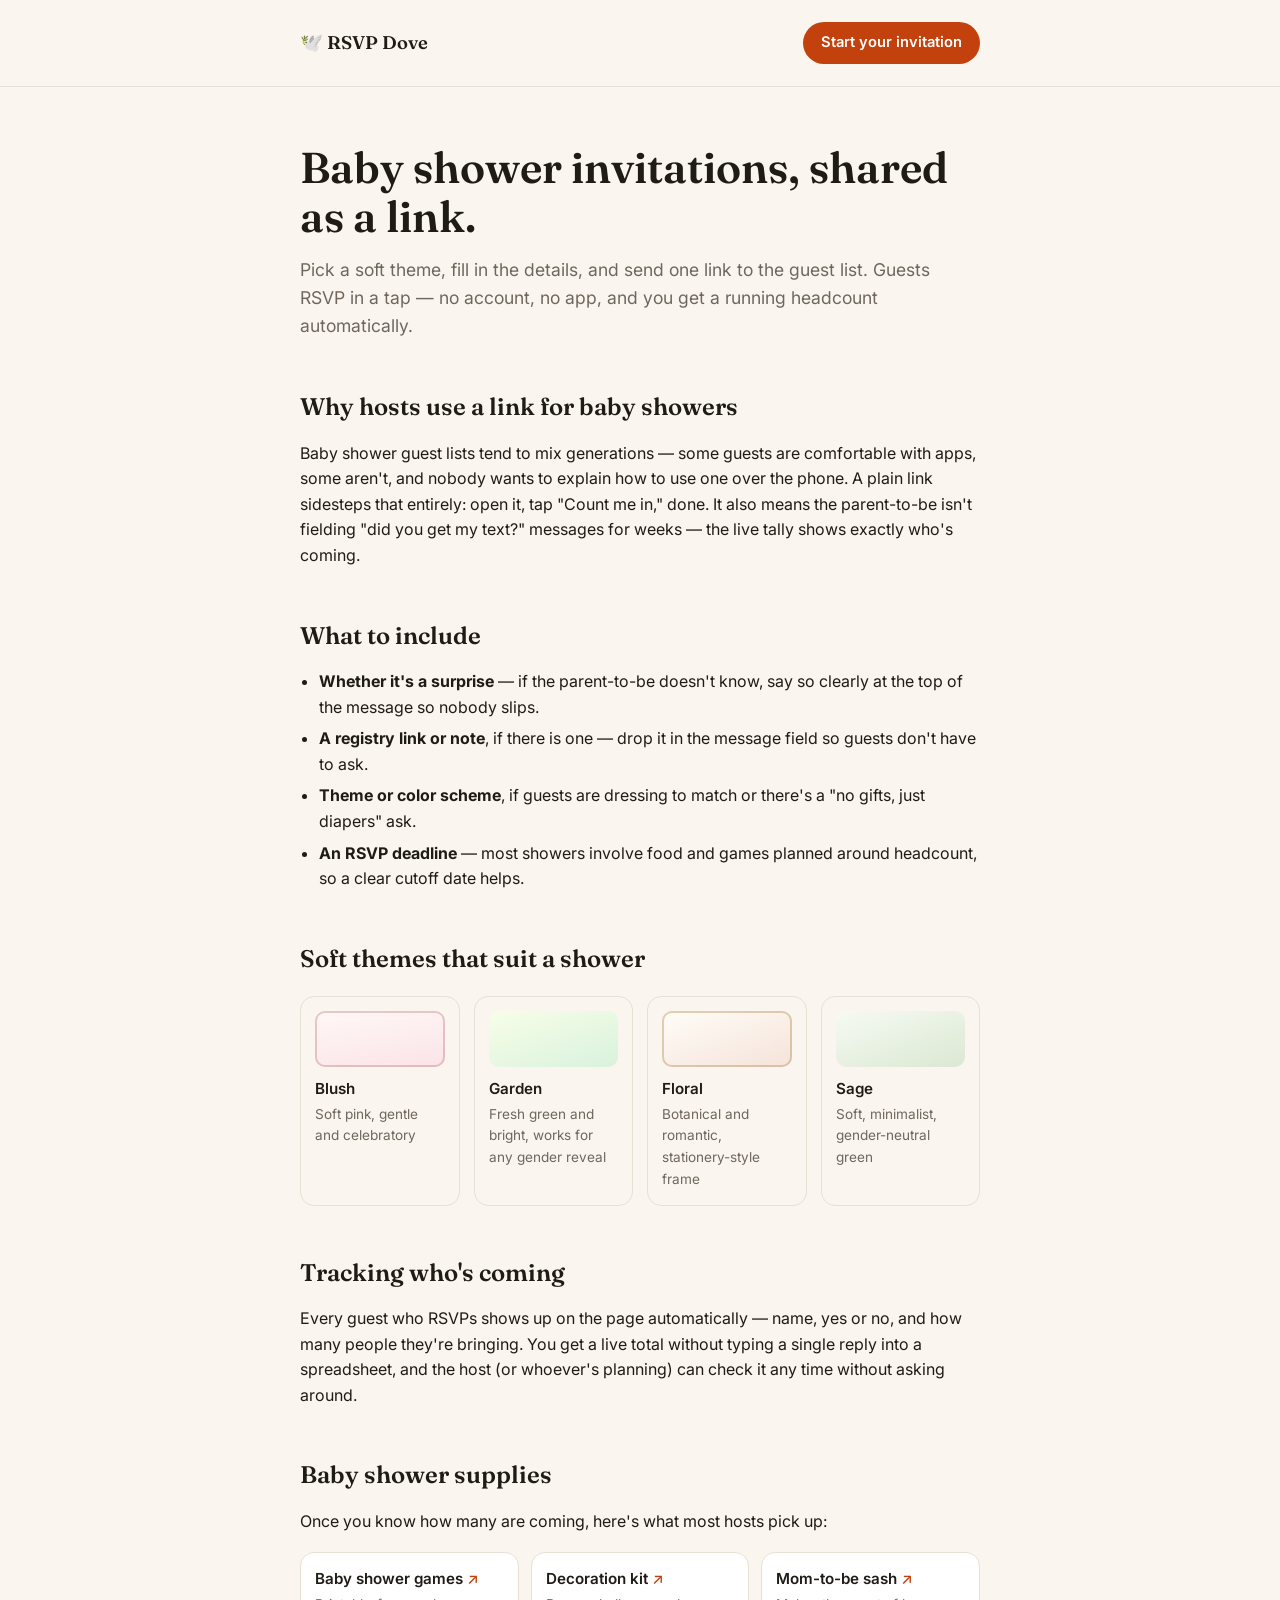
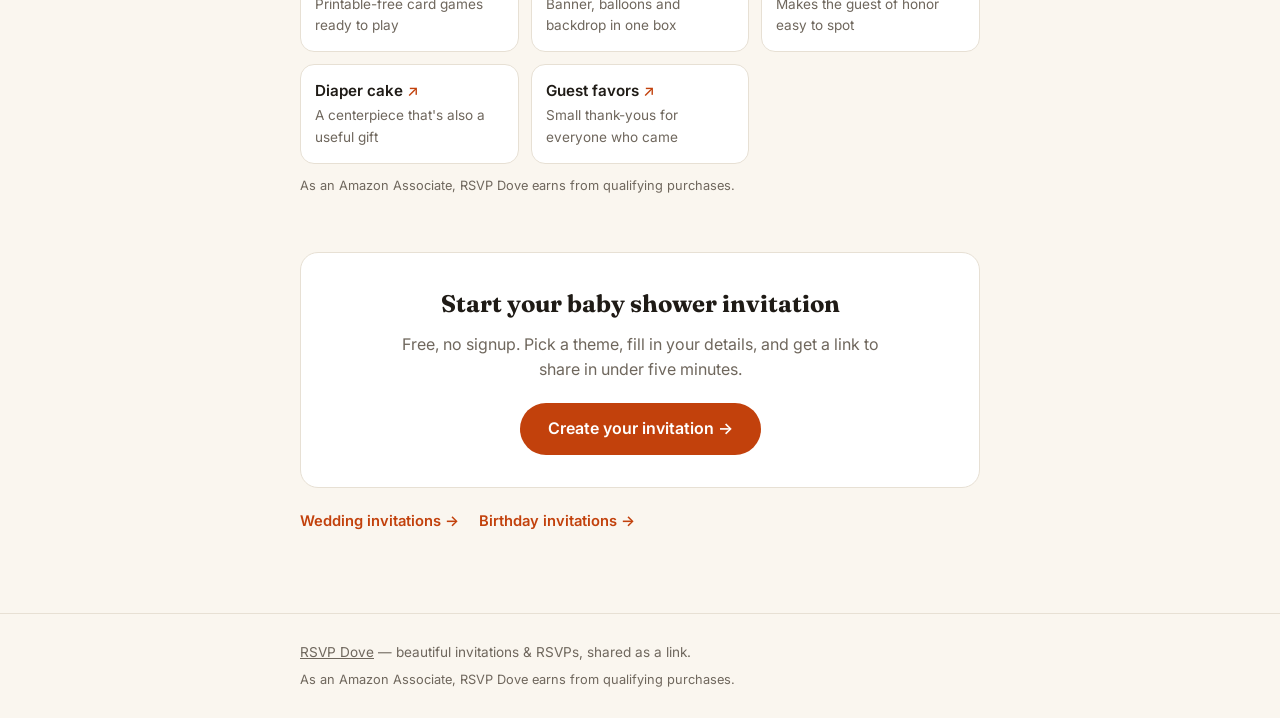
<file: baby-shower-invitations.html>
<!DOCTYPE html>
<html lang="en">
<head>
<meta charset="UTF-8">
<meta name="viewport" content="width=device-width, initial-scale=1.0">
<title>Baby Shower Invitations Online — Free, No Signup | RSVP Dove</title>
<meta name="description" content="Create a baby shower invitation and share it as one link — guests RSVP without creating an account. Free, with live RSVP tracking.">
<link rel="canonical" href="https://rsvpdove.com/baby-shower-invitations">
<link rel="icon" href="data:image/svg+xml,%3Csvg xmlns='http://www.w3.org/2000/svg' viewBox='0 0 100 100'%3E%3Crect width='100' height='100' rx='20' fill='%23c2410c'/%3E%3Ctext x='50' y='68' font-size='58' text-anchor='middle' fill='%23faf6ef'%3E%F0%9F%95%8A%EF%B8%8F%3C/text%3E%3C/svg%3E">
<link rel="apple-touch-icon" href="/imgs/icons/apple-touch-icon.png">

<meta property="og:type" content="website">
<meta property="og:url" content="https://rsvpdove.com/baby-shower-invitations">
<meta property="og:site_name" content="RSVP Dove">
<meta property="og:title" content="Baby Shower Invitations Online — Free, No Signup | RSVP Dove">
<meta property="og:description" content="Create a baby shower invitation and share it as one link — guests RSVP without creating an account.">
<meta property="og:image" content="https://rsvpdove.com/imgs/og-image.jpg">
<meta property="og:image:width" content="1200">
<meta property="og:image:height" content="630">
<meta name="twitter:card" content="summary_large_image">
<meta name="twitter:title" content="Baby Shower Invitations Online — Free, No Signup | RSVP Dove">
<meta name="twitter:description" content="Create a baby shower invitation and share it as one link — guests RSVP without creating an account.">
<meta name="twitter:image" content="https://rsvpdove.com/imgs/og-image.jpg">

<script type="application/ld+json">
{
  "@context": "https://schema.org",
  "@type": "WebPage",
  "name": "Baby Shower Invitations Online",
  "url": "https://rsvpdove.com/baby-shower-invitations",
  "description": "Create a baby shower invitation and share it as one link — guests RSVP without creating an account.",
  "isPartOf": { "@type": "WebSite", "name": "RSVP Dove", "url": "https://rsvpdove.com/" }
}
</script>

<link rel="preconnect" href="https://fonts.googleapis.com">
<link rel="preconnect" href="https://fonts.gstatic.com" crossorigin>
<link href="https://fonts.googleapis.com/css2?family=Fraunces:ital,opsz,wght@0,9..144,400;0,9..144,600;0,9..144,700;1,9..144,500&family=Inter:wght@400;500;600;700&display=swap" rel="stylesheet">
<link rel="stylesheet" href="landing.css">
</head>
<body>

<header class="site-nav">
  <div class="wrap">
    <a class="logo-link" href="/">🕊️ RSVP Dove</a>
    <a class="nav-cta" href="/?theme=blush">Start your invitation</a>
  </div>
</header>

<main>
  <div class="wrap">

    <div class="hero">
      <h1>Baby shower invitations, shared as a link.</h1>
      <p class="lede">Pick a soft theme, fill in the details, and send one link to the guest list. Guests RSVP in a tap — no account, no app, and you get a running headcount automatically.</p>
    </div>

    <section>
      <h2>Why hosts use a link for baby showers</h2>
      <p>Baby shower guest lists tend to mix generations — some guests are comfortable with apps, some aren't, and nobody wants to explain how to use one over the phone. A plain link sidesteps that entirely: open it, tap "Count me in," done. It also means the parent-to-be isn't fielding "did you get my text?" messages for weeks — the live tally shows exactly who's coming.</p>
    </section>

    <section>
      <h2>What to include</h2>
      <ul>
        <li><strong>Whether it's a surprise</strong> — if the parent-to-be doesn't know, say so clearly at the top of the message so nobody slips.</li>
        <li><strong>A registry link or note</strong>, if there is one — drop it in the message field so guests don't have to ask.</li>
        <li><strong>Theme or color scheme</strong>, if guests are dressing to match or there's a "no gifts, just diapers" ask.</li>
        <li><strong>An RSVP deadline</strong> — most showers involve food and games planned around headcount, so a clear cutoff date helps.</li>
      </ul>
    </section>

    <section>
      <h2>Soft themes that suit a shower</h2>
      <div class="theme-grid">
        <a class="theme-card" href="/?theme=blush">
          <div class="swatch" style="background:linear-gradient(170deg,#fff8f6,#fbe3e7);box-shadow:inset 0 0 0 2px rgba(183,110,121,.35)"></div>
          <div class="name">Blush</div>
          <div class="blurb">Soft pink, gentle and celebratory</div>
        </a>
        <a class="theme-card" href="/?theme=garden">
          <div class="swatch" style="background:linear-gradient(160deg,#f7fee7,#d9f2dd)"></div>
          <div class="name">Garden</div>
          <div class="blurb">Fresh green and bright, works for any gender reveal</div>
        </a>
        <a class="theme-card" href="/?theme=floral">
          <div class="swatch" style="background:linear-gradient(160deg,#fffdf7,#f5e3da);box-shadow:inset 0 0 0 2px rgba(176,141,79,.4)"></div>
          <div class="name">Floral</div>
          <div class="blurb">Botanical and romantic, stationery-style frame</div>
        </a>
        <a class="theme-card" href="/?theme=sage">
          <div class="swatch" style="background:linear-gradient(160deg,#f6faf3,#dbe8d2)"></div>
          <div class="name">Sage</div>
          <div class="blurb">Soft, minimalist, gender-neutral green</div>
        </a>
      </div>
    </section>

    <section>
      <h2>Tracking who's coming</h2>
      <p>Every guest who RSVPs shows up on the page automatically — name, yes or no, and how many people they're bringing. You get a live total without typing a single reply into a spreadsheet, and the host (or whoever's planning) can check it any time without asking around.</p>
    </section>

    <section>
      <h2>Baby shower supplies</h2>
      <p>Once you know how many are coming, here's what most hosts pick up:</p>
      <div class="shop-grid">
        <a class="shop-card" href="https://www.amazon.com/s?k=baby+shower+games&amp;tag=rsvpdove-20" target="_blank" rel="sponsored nofollow noopener">
          <div class="name">Baby shower games</div>
          <div class="blurb">Printable-free card games ready to play</div>
        </a>
        <a class="shop-card" href="https://www.amazon.com/s?k=baby+shower+decorations&amp;tag=rsvpdove-20" target="_blank" rel="sponsored nofollow noopener">
          <div class="name">Decoration kit</div>
          <div class="blurb">Banner, balloons and backdrop in one box</div>
        </a>
        <a class="shop-card" href="https://www.amazon.com/s?k=mom+to+be+sash&amp;tag=rsvpdove-20" target="_blank" rel="sponsored nofollow noopener">
          <div class="name">Mom-to-be sash</div>
          <div class="blurb">Makes the guest of honor easy to spot</div>
        </a>
        <a class="shop-card" href="https://www.amazon.com/s?k=diaper+cake&amp;tag=rsvpdove-20" target="_blank" rel="sponsored nofollow noopener">
          <div class="name">Diaper cake</div>
          <div class="blurb">A centerpiece that's also a useful gift</div>
        </a>
        <a class="shop-card" href="https://www.amazon.com/s?k=baby+shower+favors&amp;tag=rsvpdove-20" target="_blank" rel="sponsored nofollow noopener">
          <div class="name">Guest favors</div>
          <div class="blurb">Small thank-yous for everyone who came</div>
        </a>
      </div>
      <p class="disclosure">As an Amazon Associate, RSVP Dove earns from qualifying purchases.</p>
    </section>

    <div class="cta-band">
      <h2 class="serif">Start your baby shower invitation</h2>
      <p>Free, no signup. Pick a theme, fill in your details, and get a link to share in under five minutes.</p>
      <a class="btn-primary" href="/?theme=blush">Create your invitation →</a>
    </div>

    <div class="related">
      <a href="/wedding-invitations">Wedding invitations →</a>
      <a href="/birthday-invitations">Birthday invitations →</a>
    </div>

  </div>
</main>

<footer class="site-foot">
  <div class="wrap">
    <a href="/">RSVP Dove</a> — beautiful invitations &amp; RSVPs, shared as a link.
    <div class="foot-disclosure">As an Amazon Associate, RSVP Dove earns from qualifying purchases.</div>
  </div>
</footer>

</body>
</html>
</file>
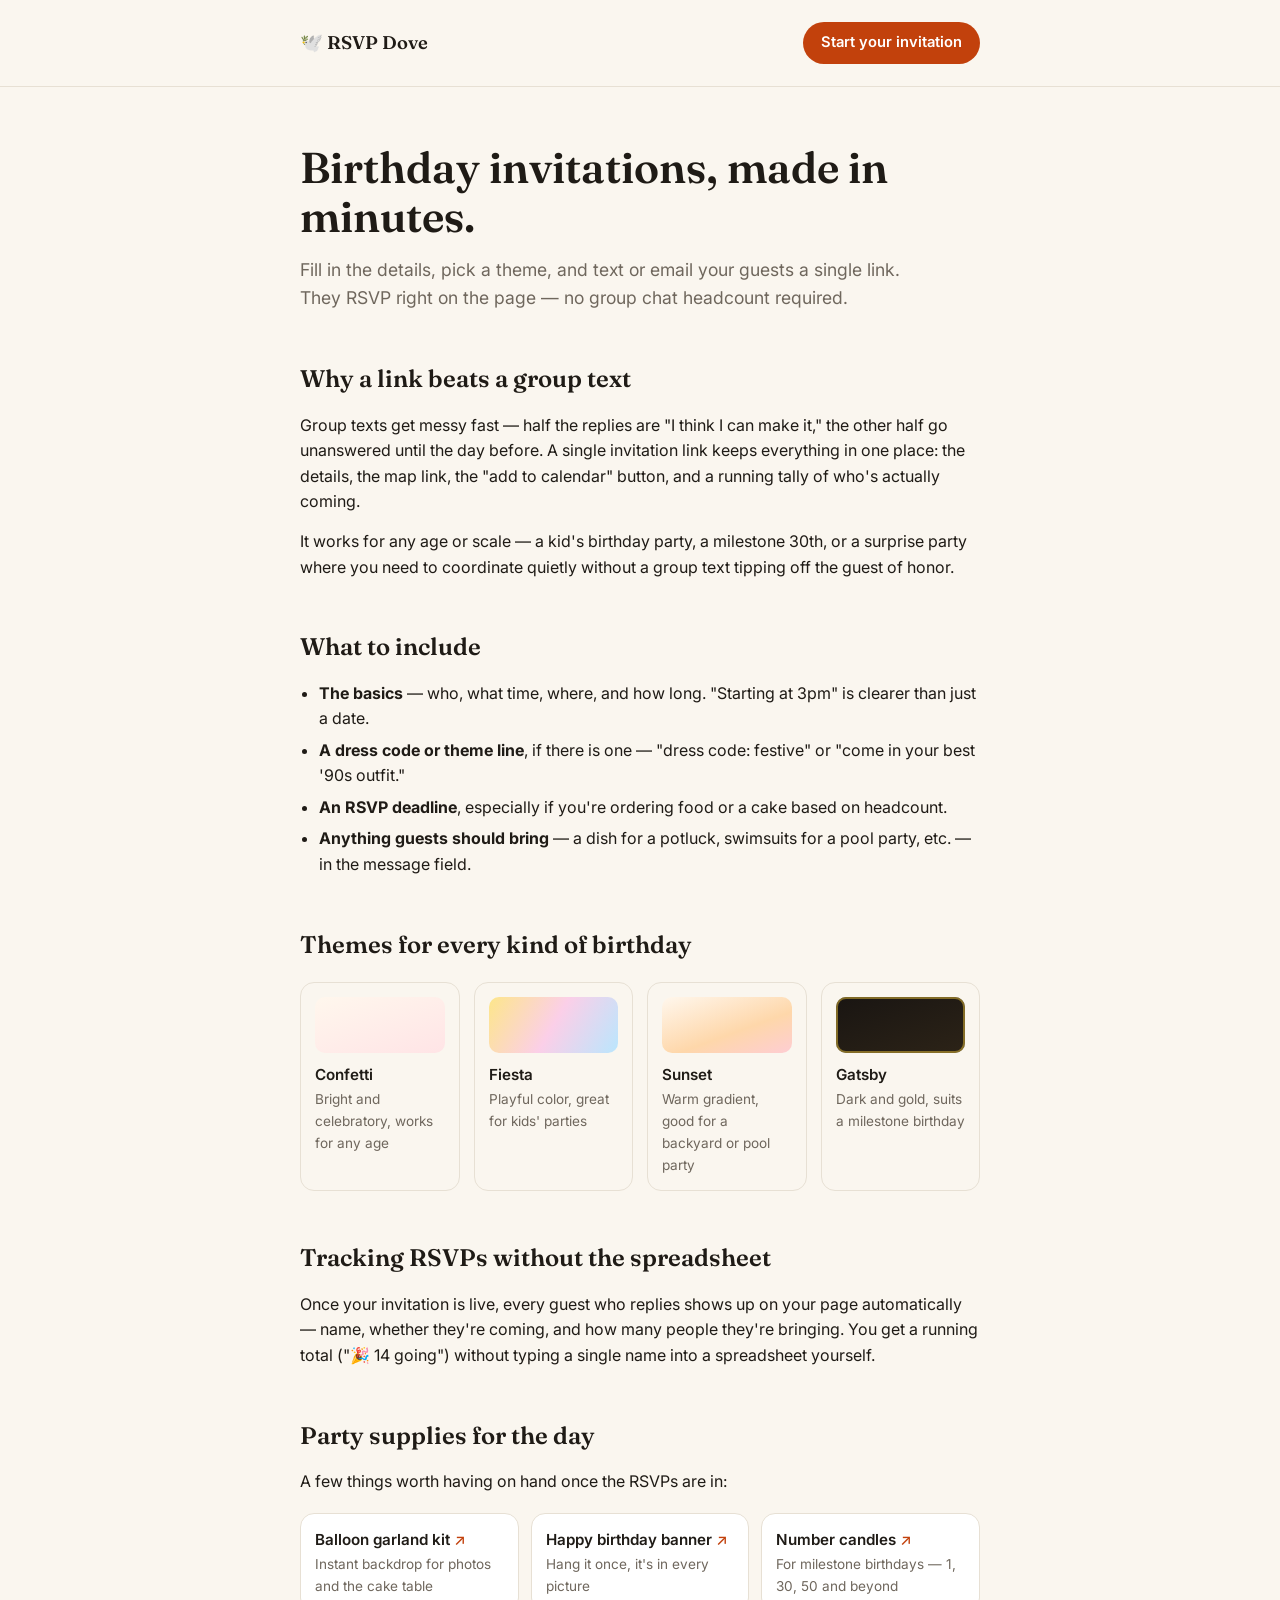
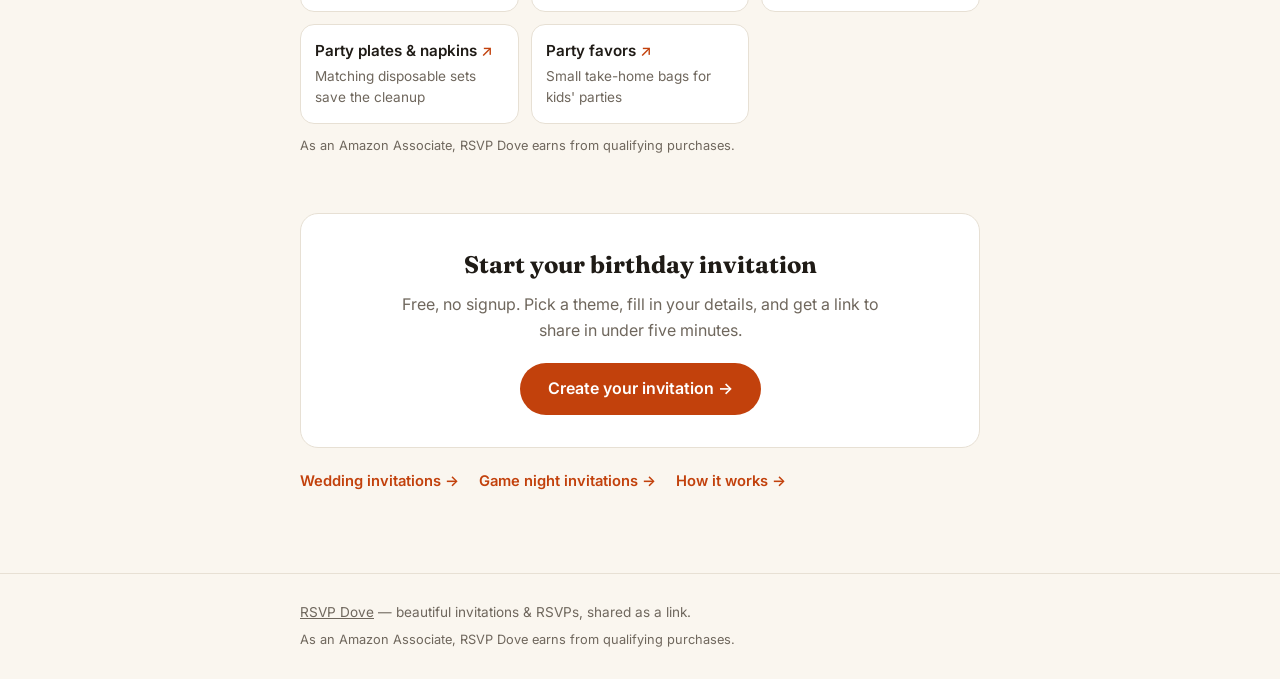
<file: birthday-invitations.html>
<!DOCTYPE html>
<html lang="en">
<head>
<meta charset="UTF-8">
<meta name="viewport" content="width=device-width, initial-scale=1.0">
<title>Free Birthday Invitation Maker — Share as a Link | RSVP Dove</title>
<meta name="description" content="Make a birthday invitation and share it as a single link — text it or email it, no app or signup needed. Live RSVP tracking included, free.">
<link rel="canonical" href="https://rsvpdove.com/birthday-invitations">
<link rel="icon" href="data:image/svg+xml,%3Csvg xmlns='http://www.w3.org/2000/svg' viewBox='0 0 100 100'%3E%3Crect width='100' height='100' rx='20' fill='%23c2410c'/%3E%3Ctext x='50' y='68' font-size='58' text-anchor='middle' fill='%23faf6ef'%3E%F0%9F%95%8A%EF%B8%8F%3C/text%3E%3C/svg%3E">
<link rel="apple-touch-icon" href="/imgs/icons/apple-touch-icon.png">

<meta property="og:type" content="website">
<meta property="og:url" content="https://rsvpdove.com/birthday-invitations">
<meta property="og:site_name" content="RSVP Dove">
<meta property="og:title" content="Free Birthday Invitation Maker — Share as a Link | RSVP Dove">
<meta property="og:description" content="Make a birthday invitation and share it as a single link — text it or email it, no app or signup needed.">
<meta property="og:image" content="https://rsvpdove.com/imgs/og-image.jpg">
<meta property="og:image:width" content="1200">
<meta property="og:image:height" content="630">
<meta name="twitter:card" content="summary_large_image">
<meta name="twitter:title" content="Free Birthday Invitation Maker — Share as a Link | RSVP Dove">
<meta name="twitter:description" content="Make a birthday invitation and share it as a single link — text it or email it, no app or signup needed.">
<meta name="twitter:image" content="https://rsvpdove.com/imgs/og-image.jpg">

<script type="application/ld+json">
{
  "@context": "https://schema.org",
  "@type": "WebPage",
  "name": "Free Birthday Invitation Maker",
  "url": "https://rsvpdove.com/birthday-invitations",
  "description": "Make a birthday invitation and share it as a single link — text it or email it, no app or signup needed.",
  "isPartOf": { "@type": "WebSite", "name": "RSVP Dove", "url": "https://rsvpdove.com/" }
}
</script>

<link rel="preconnect" href="https://fonts.googleapis.com">
<link rel="preconnect" href="https://fonts.gstatic.com" crossorigin>
<link href="https://fonts.googleapis.com/css2?family=Fraunces:ital,opsz,wght@0,9..144,400;0,9..144,600;0,9..144,700;1,9..144,500&family=Inter:wght@400;500;600;700&display=swap" rel="stylesheet">
<link rel="stylesheet" href="landing.css">
</head>
<body>

<header class="site-nav">
  <div class="wrap">
    <a class="logo-link" href="/">🕊️ RSVP Dove</a>
    <a class="nav-cta" href="/?theme=confetti">Start your invitation</a>
  </div>
</header>

<main>
  <div class="wrap">

    <div class="hero">
      <h1>Birthday invitations, made in minutes.</h1>
      <p class="lede">Fill in the details, pick a theme, and text or email your guests a single link. They RSVP right on the page — no group chat headcount required.</p>
    </div>

    <section>
      <h2>Why a link beats a group text</h2>
      <p>Group texts get messy fast — half the replies are "I think I can make it," the other half go unanswered until the day before. A single invitation link keeps everything in one place: the details, the map link, the "add to calendar" button, and a running tally of who's actually coming.</p>
      <p>It works for any age or scale — a kid's birthday party, a milestone 30th, or a surprise party where you need to coordinate quietly without a group text tipping off the guest of honor.</p>
    </section>

    <section>
      <h2>What to include</h2>
      <ul>
        <li><strong>The basics</strong> — who, what time, where, and how long. "Starting at 3pm" is clearer than just a date.</li>
        <li><strong>A dress code or theme line</strong>, if there is one — "dress code: festive" or "come in your best '90s outfit."</li>
        <li><strong>An RSVP deadline</strong>, especially if you're ordering food or a cake based on headcount.</li>
        <li><strong>Anything guests should bring</strong> — a dish for a potluck, swimsuits for a pool party, etc. — in the message field.</li>
      </ul>
    </section>

    <section>
      <h2>Themes for every kind of birthday</h2>
      <div class="theme-grid">
        <a class="theme-card" href="/?theme=confetti">
          <div class="swatch" style="background:linear-gradient(160deg,#fff7ed,#ffe4e6)"></div>
          <div class="name">Confetti</div>
          <div class="blurb">Bright and celebratory, works for any age</div>
        </a>
        <a class="theme-card" href="/?theme=fiesta">
          <div class="swatch" style="background:linear-gradient(120deg,#fde68a,#fbcfe8,#bae6fd)"></div>
          <div class="name">Fiesta</div>
          <div class="blurb">Playful color, great for kids' parties</div>
        </a>
        <a class="theme-card" href="/?theme=sunset">
          <div class="swatch" style="background:linear-gradient(160deg,#fff7ed,#fed7aa 60%,#fecdd3)"></div>
          <div class="name">Sunset</div>
          <div class="blurb">Warm gradient, good for a backyard or pool party</div>
        </a>
        <a class="theme-card" href="/?theme=gatsby">
          <div class="swatch" style="background:linear-gradient(160deg,#191512,#2c2317);box-shadow:inset 0 0 0 2px rgba(212,175,55,.55)"></div>
          <div class="name">Gatsby</div>
          <div class="blurb">Dark and gold, suits a milestone birthday</div>
        </a>
      </div>
    </section>

    <section>
      <h2>Tracking RSVPs without the spreadsheet</h2>
      <p>Once your invitation is live, every guest who replies shows up on your page automatically — name, whether they're coming, and how many people they're bringing. You get a running total ("🎉 14 going") without typing a single name into a spreadsheet yourself.</p>
    </section>

    <section>
      <h2>Party supplies for the day</h2>
      <p>A few things worth having on hand once the RSVPs are in:</p>
      <div class="shop-grid">
        <a class="shop-card" href="https://www.amazon.com/s?k=balloon+garland+kit&amp;tag=rsvpdove-20" target="_blank" rel="sponsored nofollow noopener">
          <div class="name">Balloon garland kit</div>
          <div class="blurb">Instant backdrop for photos and the cake table</div>
        </a>
        <a class="shop-card" href="https://www.amazon.com/s?k=happy+birthday+banner&amp;tag=rsvpdove-20" target="_blank" rel="sponsored nofollow noopener">
          <div class="name">Happy birthday banner</div>
          <div class="blurb">Hang it once, it's in every picture</div>
        </a>
        <a class="shop-card" href="https://www.amazon.com/s?k=number+birthday+candles&amp;tag=rsvpdove-20" target="_blank" rel="sponsored nofollow noopener">
          <div class="name">Number candles</div>
          <div class="blurb">For milestone birthdays — 1, 30, 50 and beyond</div>
        </a>
        <a class="shop-card" href="https://www.amazon.com/s?k=birthday+party+plates+and+napkins+set&amp;tag=rsvpdove-20" target="_blank" rel="sponsored nofollow noopener">
          <div class="name">Party plates &amp; napkins</div>
          <div class="blurb">Matching disposable sets save the cleanup</div>
        </a>
        <a class="shop-card" href="https://www.amazon.com/s?k=kids+party+favors&amp;tag=rsvpdove-20" target="_blank" rel="sponsored nofollow noopener">
          <div class="name">Party favors</div>
          <div class="blurb">Small take-home bags for kids' parties</div>
        </a>
      </div>
      <p class="disclosure">As an Amazon Associate, RSVP Dove earns from qualifying purchases.</p>
    </section>

    <div class="cta-band">
      <h2 class="serif">Start your birthday invitation</h2>
      <p>Free, no signup. Pick a theme, fill in your details, and get a link to share in under five minutes.</p>
      <a class="btn-primary" href="/?theme=confetti">Create your invitation →</a>
    </div>

    <div class="related">
      <a href="/wedding-invitations">Wedding invitations →</a>
      <a href="/game-night-invitations">Game night invitations →</a>
      <a href="/how-it-works">How it works →</a>
    </div>

  </div>
</main>

<footer class="site-foot">
  <div class="wrap">
    <a href="/">RSVP Dove</a> — beautiful invitations &amp; RSVPs, shared as a link.
    <div class="foot-disclosure">As an Amazon Associate, RSVP Dove earns from qualifying purchases.</div>
  </div>
</footer>

</body>
</html>
</file>
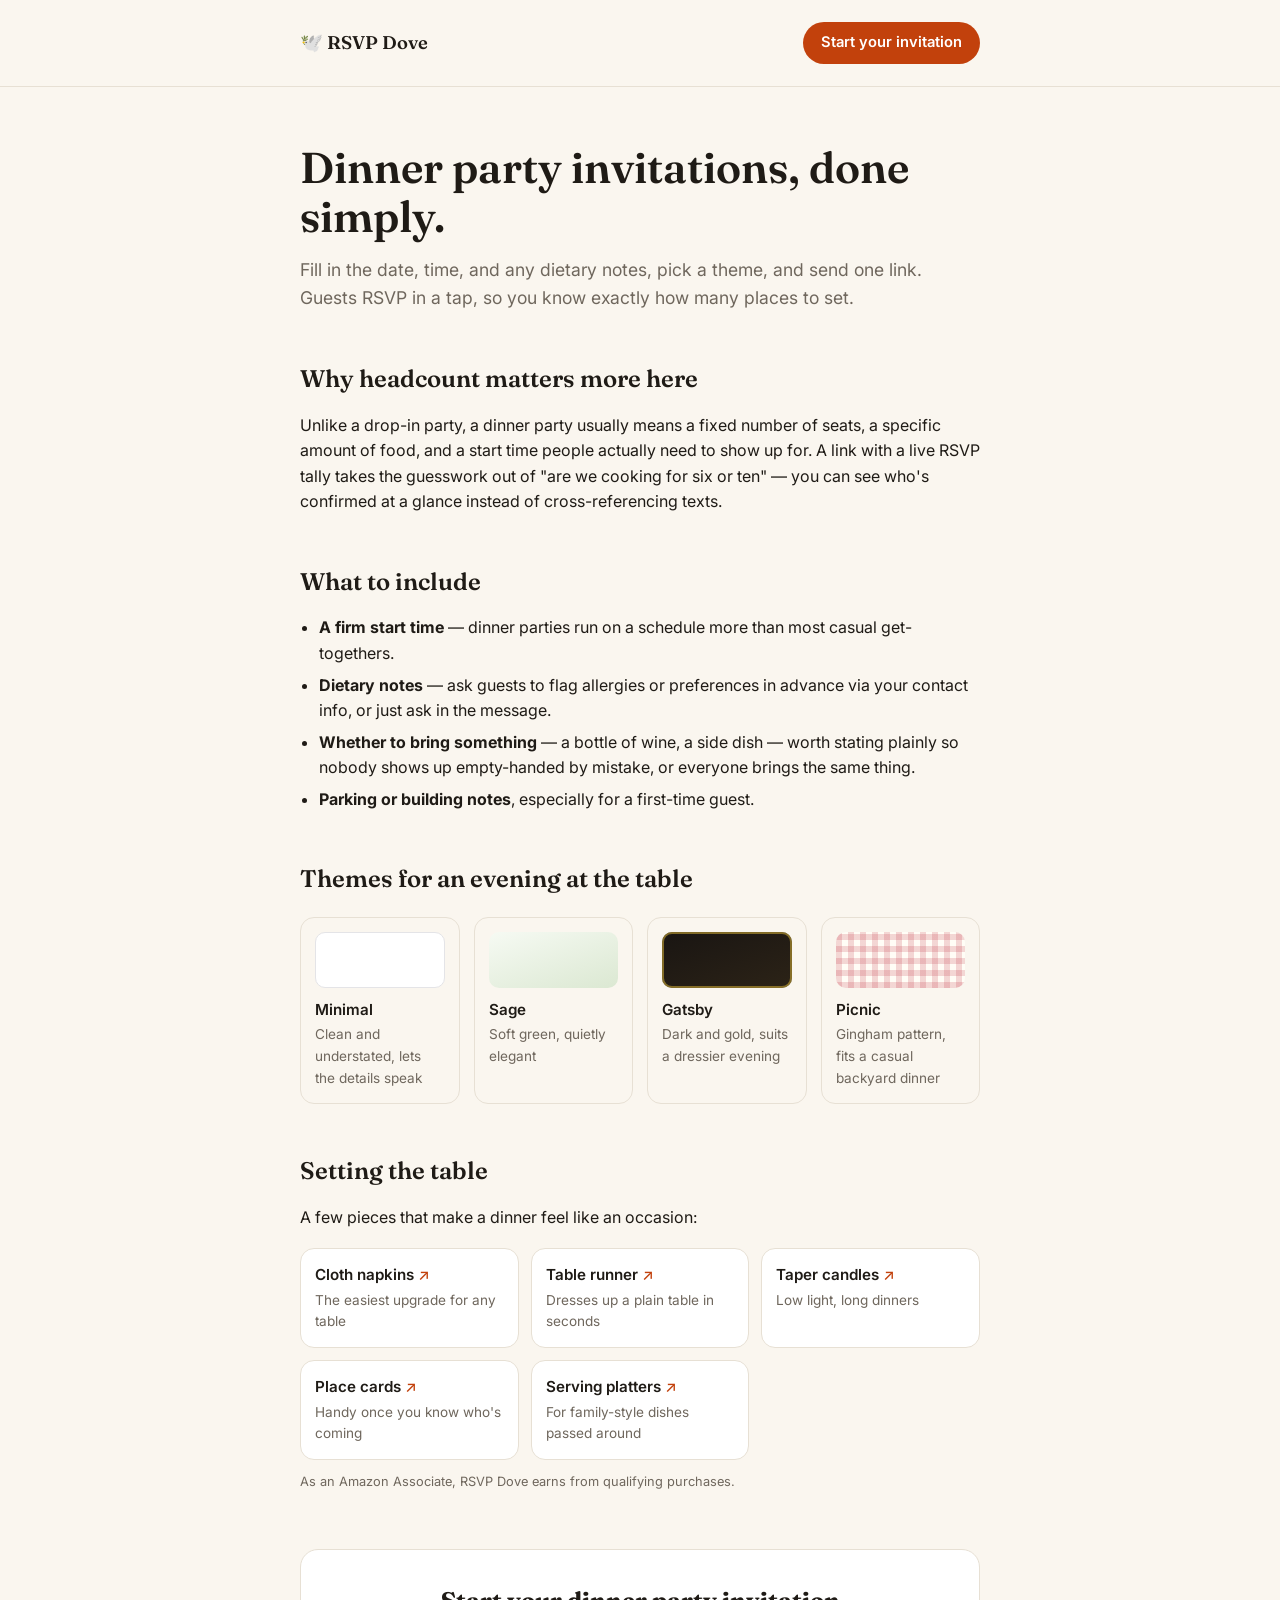
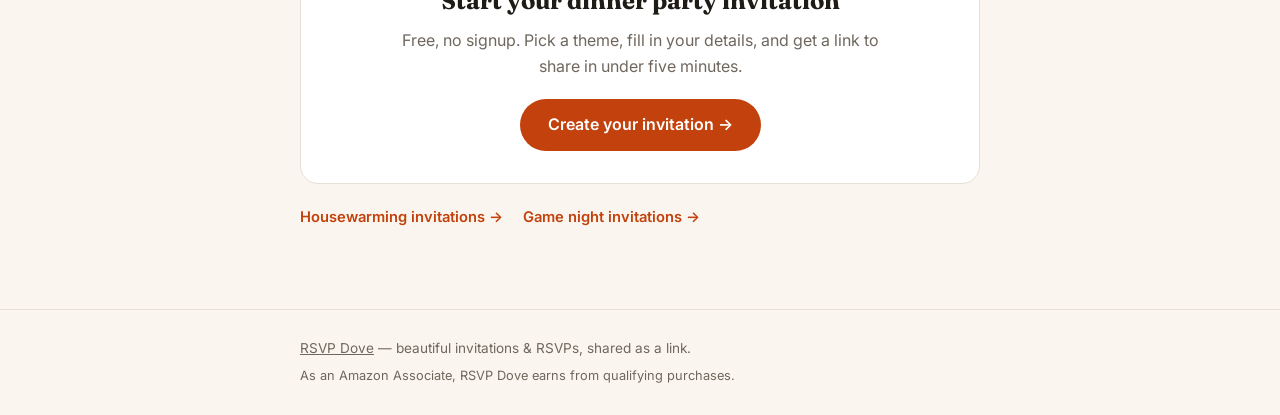
<file: dinner-party-invitations.html>
<!DOCTYPE html>
<html lang="en">
<head>
<meta charset="UTF-8">
<meta name="viewport" content="width=device-width, initial-scale=1.0">
<title>Dinner Party Invitations — Free, Share as a Link | RSVP Dove</title>
<meta name="description" content="Create a dinner party invitation and share it as one link. No signup, no app — guests RSVP right on the page, and you get a live headcount. Free.">
<link rel="canonical" href="https://rsvpdove.com/dinner-party-invitations">
<link rel="icon" href="data:image/svg+xml,%3Csvg xmlns='http://www.w3.org/2000/svg' viewBox='0 0 100 100'%3E%3Crect width='100' height='100' rx='20' fill='%23c2410c'/%3E%3Ctext x='50' y='68' font-size='58' text-anchor='middle' fill='%23faf6ef'%3E%F0%9F%95%8A%EF%B8%8F%3C/text%3E%3C/svg%3E">
<link rel="apple-touch-icon" href="/imgs/icons/apple-touch-icon.png">

<meta property="og:type" content="website">
<meta property="og:url" content="https://rsvpdove.com/dinner-party-invitations">
<meta property="og:site_name" content="RSVP Dove">
<meta property="og:title" content="Dinner Party Invitations — Free, Share as a Link | RSVP Dove">
<meta property="og:description" content="Create a dinner party invitation and share it as one link. No signup, no app — guests RSVP right on the page.">
<meta property="og:image" content="https://rsvpdove.com/imgs/og-image.jpg">
<meta property="og:image:width" content="1200">
<meta property="og:image:height" content="630">
<meta name="twitter:card" content="summary_large_image">
<meta name="twitter:title" content="Dinner Party Invitations — Free, Share as a Link | RSVP Dove">
<meta name="twitter:description" content="Create a dinner party invitation and share it as one link. No signup, no app.">
<meta name="twitter:image" content="https://rsvpdove.com/imgs/og-image.jpg">

<script type="application/ld+json">
{
  "@context": "https://schema.org",
  "@type": "WebPage",
  "name": "Dinner Party Invitations",
  "url": "https://rsvpdove.com/dinner-party-invitations",
  "description": "Create a dinner party invitation and share it as one link. No signup, no app — guests RSVP right on the page.",
  "isPartOf": { "@type": "WebSite", "name": "RSVP Dove", "url": "https://rsvpdove.com/" }
}
</script>

<link rel="preconnect" href="https://fonts.googleapis.com">
<link rel="preconnect" href="https://fonts.gstatic.com" crossorigin>
<link href="https://fonts.googleapis.com/css2?family=Fraunces:ital,opsz,wght@0,9..144,400;0,9..144,600;0,9..144,700;1,9..144,500&family=Inter:wght@400;500;600;700&display=swap" rel="stylesheet">
<link rel="stylesheet" href="landing.css">
</head>
<body>

<header class="site-nav">
  <div class="wrap">
    <a class="logo-link" href="/">🕊️ RSVP Dove</a>
    <a class="nav-cta" href="/?theme=sage">Start your invitation</a>
  </div>
</header>

<main>
  <div class="wrap">

    <div class="hero">
      <h1>Dinner party invitations, done simply.</h1>
      <p class="lede">Fill in the date, time, and any dietary notes, pick a theme, and send one link. Guests RSVP in a tap, so you know exactly how many places to set.</p>
    </div>

    <section>
      <h2>Why headcount matters more here</h2>
      <p>Unlike a drop-in party, a dinner party usually means a fixed number of seats, a specific amount of food, and a start time people actually need to show up for. A link with a live RSVP tally takes the guesswork out of "are we cooking for six or ten" — you can see who's confirmed at a glance instead of cross-referencing texts.</p>
    </section>

    <section>
      <h2>What to include</h2>
      <ul>
        <li><strong>A firm start time</strong> — dinner parties run on a schedule more than most casual get-togethers.</li>
        <li><strong>Dietary notes</strong> — ask guests to flag allergies or preferences in advance via your contact info, or just ask in the message.</li>
        <li><strong>Whether to bring something</strong> — a bottle of wine, a side dish — worth stating plainly so nobody shows up empty-handed by mistake, or everyone brings the same thing.</li>
        <li><strong>Parking or building notes</strong>, especially for a first-time guest.</li>
      </ul>
    </section>

    <section>
      <h2>Themes for an evening at the table</h2>
      <div class="theme-grid">
        <a class="theme-card" href="/?theme=minimal">
          <div class="swatch" style="background:#fff;border:1px solid #e4e4e7"></div>
          <div class="name">Minimal</div>
          <div class="blurb">Clean and understated, lets the details speak</div>
        </a>
        <a class="theme-card" href="/?theme=sage">
          <div class="swatch" style="background:linear-gradient(160deg,#f6faf3,#dbe8d2)"></div>
          <div class="name">Sage</div>
          <div class="blurb">Soft green, quietly elegant</div>
        </a>
        <a class="theme-card" href="/?theme=gatsby">
          <div class="swatch" style="background:linear-gradient(160deg,#191512,#2c2317);box-shadow:inset 0 0 0 2px rgba(212,175,55,.55)"></div>
          <div class="name">Gatsby</div>
          <div class="blurb">Dark and gold, suits a dressier evening</div>
        </a>
        <a class="theme-card" href="/?theme=picnic">
          <div class="swatch" style="background:repeating-linear-gradient(0deg,rgba(190,40,55,.18) 0 6px,transparent 6px 12px),repeating-linear-gradient(90deg,rgba(190,40,55,.18) 0 6px,transparent 6px 12px),#fffdf6"></div>
          <div class="name">Picnic</div>
          <div class="blurb">Gingham pattern, fits a casual backyard dinner</div>
        </a>
      </div>
    </section>

    <section>
      <h2>Setting the table</h2>
      <p>A few pieces that make a dinner feel like an occasion:</p>
      <div class="shop-grid">
        <a class="shop-card" href="https://www.amazon.com/s?k=cloth+dinner+napkins&amp;tag=rsvpdove-20" target="_blank" rel="sponsored nofollow noopener">
          <div class="name">Cloth napkins</div>
          <div class="blurb">The easiest upgrade for any table</div>
        </a>
        <a class="shop-card" href="https://www.amazon.com/s?k=table+runner&amp;tag=rsvpdove-20" target="_blank" rel="sponsored nofollow noopener">
          <div class="name">Table runner</div>
          <div class="blurb">Dresses up a plain table in seconds</div>
        </a>
        <a class="shop-card" href="https://www.amazon.com/s?k=taper+candles&amp;tag=rsvpdove-20" target="_blank" rel="sponsored nofollow noopener">
          <div class="name">Taper candles</div>
          <div class="blurb">Low light, long dinners</div>
        </a>
        <a class="shop-card" href="https://www.amazon.com/s?k=place+cards+for+dinner+party&amp;tag=rsvpdove-20" target="_blank" rel="sponsored nofollow noopener">
          <div class="name">Place cards</div>
          <div class="blurb">Handy once you know who's coming</div>
        </a>
        <a class="shop-card" href="https://www.amazon.com/s?k=serving+platters&amp;tag=rsvpdove-20" target="_blank" rel="sponsored nofollow noopener">
          <div class="name">Serving platters</div>
          <div class="blurb">For family-style dishes passed around</div>
        </a>
      </div>
      <p class="disclosure">As an Amazon Associate, RSVP Dove earns from qualifying purchases.</p>
    </section>

    <div class="cta-band">
      <h2 class="serif">Start your dinner party invitation</h2>
      <p>Free, no signup. Pick a theme, fill in your details, and get a link to share in under five minutes.</p>
      <a class="btn-primary" href="/?theme=sage">Create your invitation →</a>
    </div>

    <div class="related">
      <a href="/housewarming-invitations">Housewarming invitations →</a>
      <a href="/game-night-invitations">Game night invitations →</a>
    </div>

  </div>
</main>

<footer class="site-foot">
  <div class="wrap">
    <a href="/">RSVP Dove</a> — beautiful invitations &amp; RSVPs, shared as a link.
    <div class="foot-disclosure">As an Amazon Associate, RSVP Dove earns from qualifying purchases.</div>
  </div>
</footer>

</body>
</html>
</file>
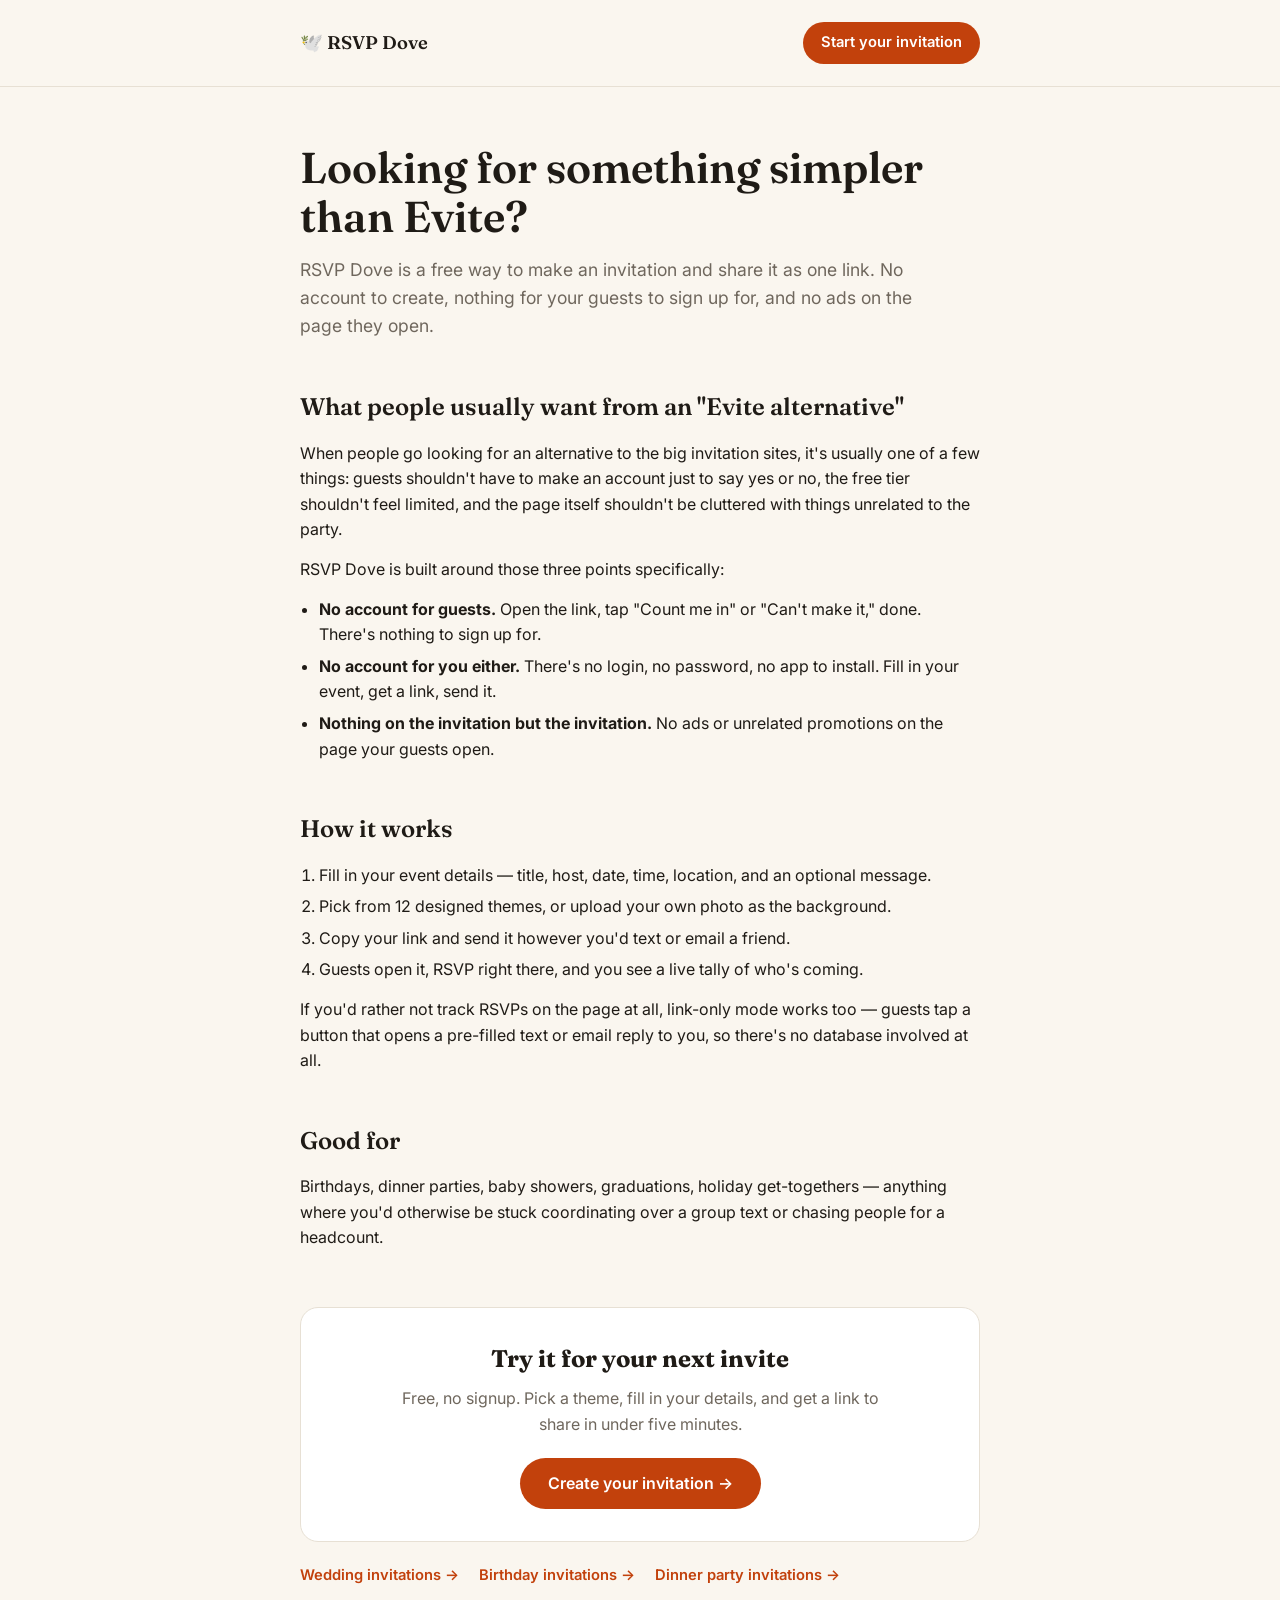
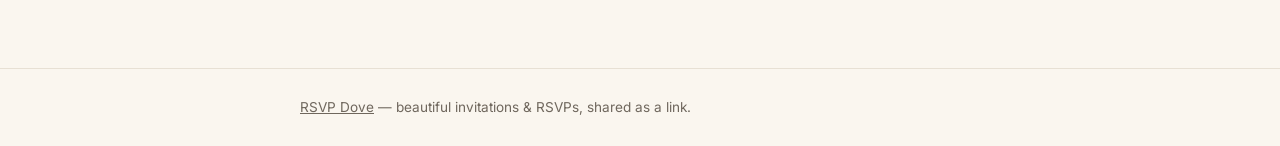
<file: evite-alternative.html>
<!DOCTYPE html>
<html lang="en">
<head>
<meta charset="UTF-8">
<meta name="viewport" content="width=device-width, initial-scale=1.0">
<title>Free Evite Alternative — No Signup, No Account for Guests | RSVP Dove</title>
<meta name="description" content="A simpler alternative to Evite: make an invitation, share it as a link, and guests RSVP without creating an account. Free, no app required.">
<link rel="canonical" href="https://rsvpdove.com/evite-alternative">
<link rel="icon" href="data:image/svg+xml,%3Csvg xmlns='http://www.w3.org/2000/svg' viewBox='0 0 100 100'%3E%3Crect width='100' height='100' rx='20' fill='%23c2410c'/%3E%3Ctext x='50' y='68' font-size='58' text-anchor='middle' fill='%23faf6ef'%3E%F0%9F%95%8A%EF%B8%8F%3C/text%3E%3C/svg%3E">
<link rel="apple-touch-icon" href="/imgs/icons/apple-touch-icon.png">

<meta property="og:type" content="website">
<meta property="og:url" content="https://rsvpdove.com/evite-alternative">
<meta property="og:site_name" content="RSVP Dove">
<meta property="og:title" content="Free Evite Alternative — No Signup, No Account for Guests | RSVP Dove">
<meta property="og:description" content="A simpler alternative to Evite: make an invitation, share it as a link, and guests RSVP without creating an account.">
<meta property="og:image" content="https://rsvpdove.com/imgs/og-image.jpg">
<meta property="og:image:width" content="1200">
<meta property="og:image:height" content="630">
<meta name="twitter:card" content="summary_large_image">
<meta name="twitter:title" content="Free Evite Alternative — No Signup, No Account for Guests | RSVP Dove">
<meta name="twitter:description" content="A simpler alternative to Evite: make an invitation, share it as a link, and guests RSVP without creating an account.">
<meta name="twitter:image" content="https://rsvpdove.com/imgs/og-image.jpg">

<script type="application/ld+json">
{
  "@context": "https://schema.org",
  "@type": "WebPage",
  "name": "Free Evite Alternative",
  "url": "https://rsvpdove.com/evite-alternative",
  "description": "A simpler alternative to Evite: make an invitation, share it as a link, and guests RSVP without creating an account.",
  "isPartOf": { "@type": "WebSite", "name": "RSVP Dove", "url": "https://rsvpdove.com/" }
}
</script>

<link rel="preconnect" href="https://fonts.googleapis.com">
<link rel="preconnect" href="https://fonts.gstatic.com" crossorigin>
<link href="https://fonts.googleapis.com/css2?family=Fraunces:ital,opsz,wght@0,9..144,400;0,9..144,600;0,9..144,700;1,9..144,500&family=Inter:wght@400;500;600;700&display=swap" rel="stylesheet">
<link rel="stylesheet" href="landing.css">
</head>
<body>

<header class="site-nav">
  <div class="wrap">
    <a class="logo-link" href="/">🕊️ RSVP Dove</a>
    <a class="nav-cta" href="/?theme=minimal">Start your invitation</a>
  </div>
</header>

<main>
  <div class="wrap">

    <div class="hero">
      <h1>Looking for something simpler than Evite?</h1>
      <p class="lede">RSVP Dove is a free way to make an invitation and share it as one link. No account to create, nothing for your guests to sign up for, and no ads on the page they open.</p>
    </div>

    <section>
      <h2>What people usually want from an "Evite alternative"</h2>
      <p>When people go looking for an alternative to the big invitation sites, it's usually one of a few things: guests shouldn't have to make an account just to say yes or no, the free tier shouldn't feel limited, and the page itself shouldn't be cluttered with things unrelated to the party.</p>
      <p>RSVP Dove is built around those three points specifically:</p>
      <ul>
        <li><strong>No account for guests.</strong> Open the link, tap "Count me in" or "Can't make it," done. There's nothing to sign up for.</li>
        <li><strong>No account for you either.</strong> There's no login, no password, no app to install. Fill in your event, get a link, send it.</li>
        <li><strong>Nothing on the invitation but the invitation.</strong> No ads or unrelated promotions on the page your guests open.</li>
      </ul>
    </section>

    <section>
      <h2>How it works</h2>
      <ol>
        <li>Fill in your event details — title, host, date, time, location, and an optional message.</li>
        <li>Pick from 12 designed themes, or upload your own photo as the background.</li>
        <li>Copy your link and send it however you'd text or email a friend.</li>
        <li>Guests open it, RSVP right there, and you see a live tally of who's coming.</li>
      </ol>
      <p>If you'd rather not track RSVPs on the page at all, link-only mode works too — guests tap a button that opens a pre-filled text or email reply to you, so there's no database involved at all.</p>
    </section>

    <section>
      <h2>Good for</h2>
      <p>Birthdays, dinner parties, baby showers, graduations, holiday get-togethers — anything where you'd otherwise be stuck coordinating over a group text or chasing people for a headcount.</p>
    </section>

    <div class="cta-band">
      <h2 class="serif">Try it for your next invite</h2>
      <p>Free, no signup. Pick a theme, fill in your details, and get a link to share in under five minutes.</p>
      <a class="btn-primary" href="/?theme=minimal">Create your invitation →</a>
    </div>

    <div class="related">
      <a href="/wedding-invitations">Wedding invitations →</a>
      <a href="/birthday-invitations">Birthday invitations →</a>
      <a href="/dinner-party-invitations">Dinner party invitations →</a>
    </div>

  </div>
</main>

<footer class="site-foot">
  <div class="wrap">
    <a href="/">RSVP Dove</a> — beautiful invitations &amp; RSVPs, shared as a link.
  </div>
</footer>

</body>
</html>
</file>
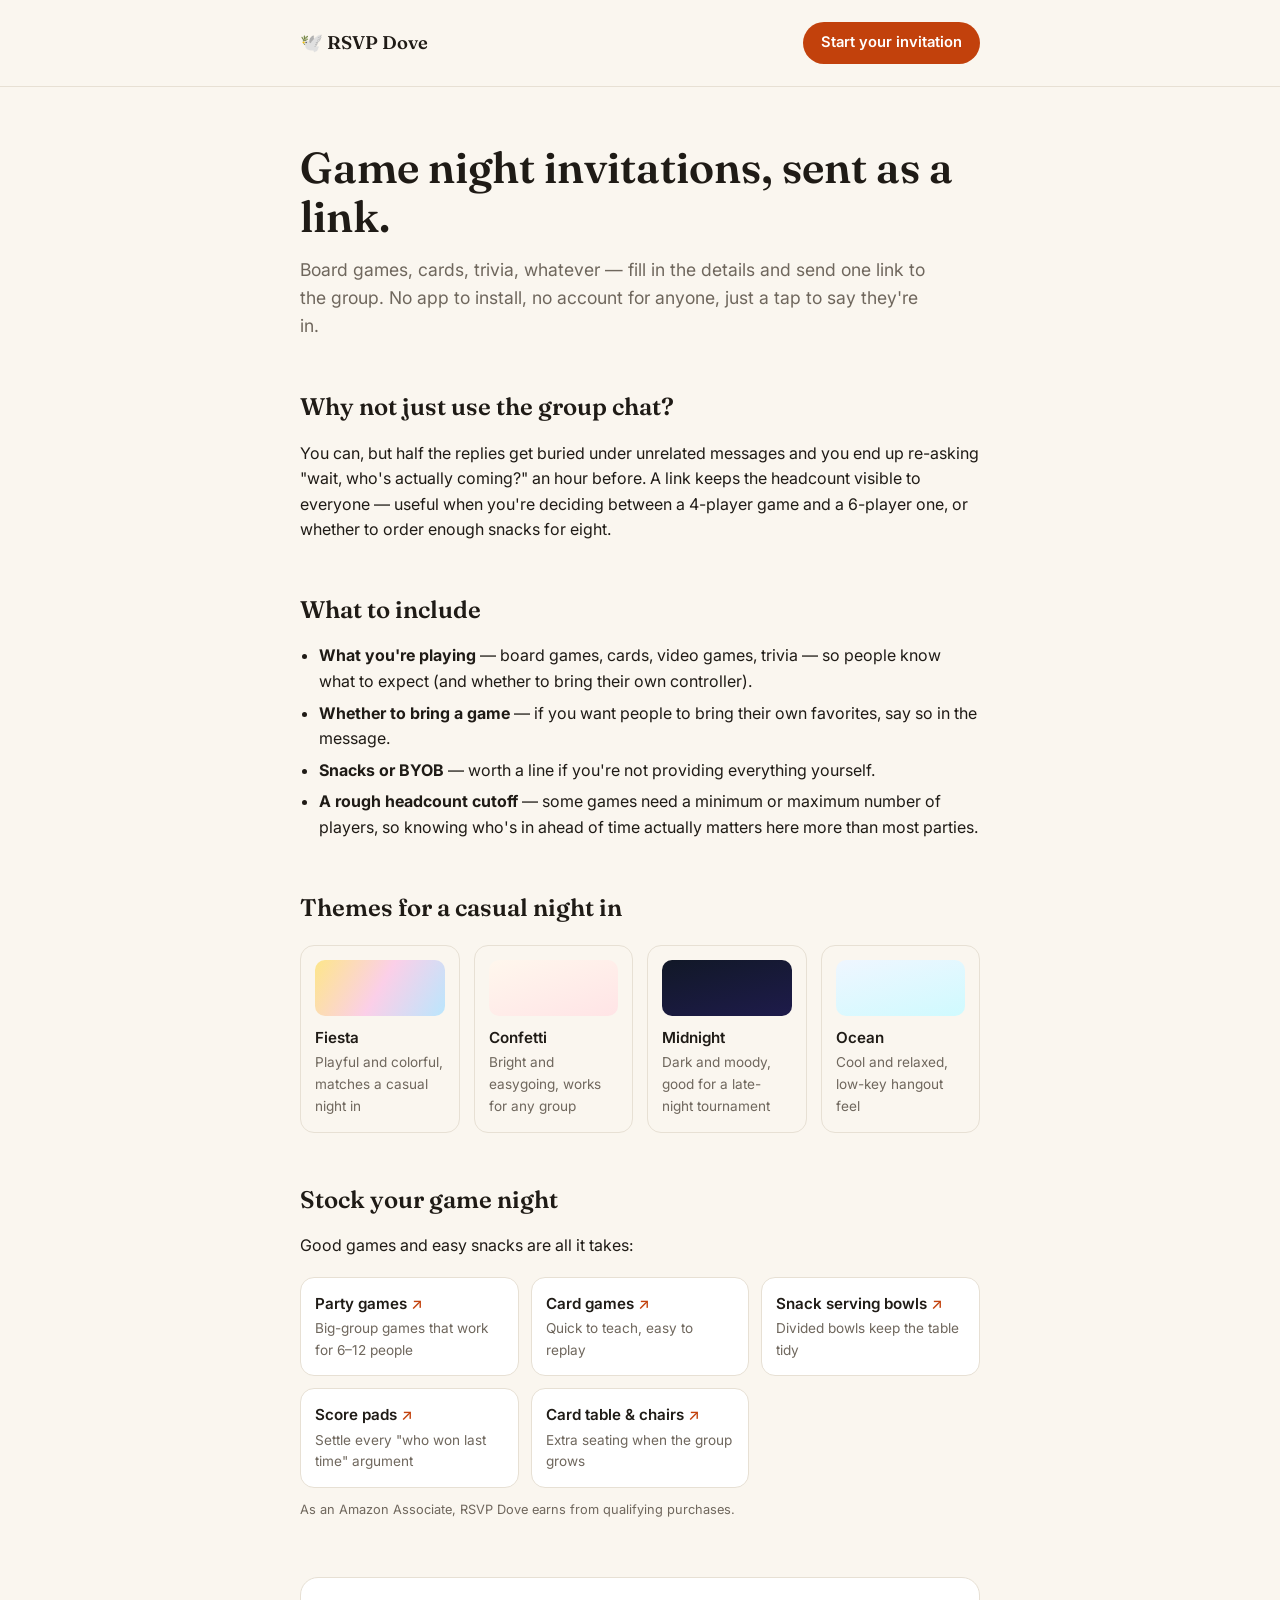
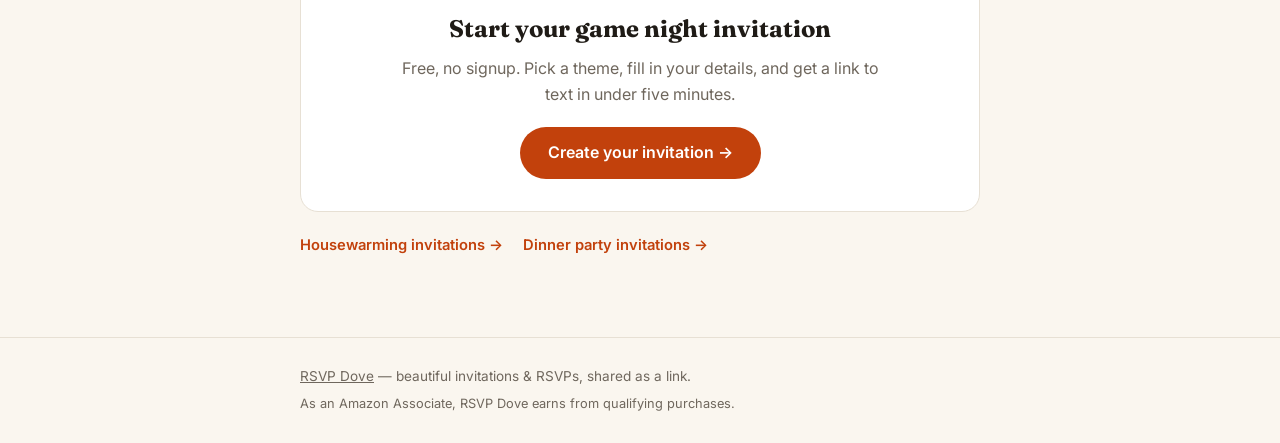
<file: game-night-invitations.html>
<!DOCTYPE html>
<html lang="en">
<head>
<meta charset="UTF-8">
<meta name="viewport" content="width=device-width, initial-scale=1.0">
<title>Game Night Invitations — Free, Text or WhatsApp a Link | RSVP Dove</title>
<meta name="description" content="Make a game night invitation and send it as one link by text or WhatsApp. No signup, no app — guests RSVP with a tap. Free.">
<link rel="canonical" href="https://rsvpdove.com/game-night-invitations">
<link rel="icon" href="data:image/svg+xml,%3Csvg xmlns='http://www.w3.org/2000/svg' viewBox='0 0 100 100'%3E%3Crect width='100' height='100' rx='20' fill='%23c2410c'/%3E%3Ctext x='50' y='68' font-size='58' text-anchor='middle' fill='%23faf6ef'%3E%F0%9F%95%8A%EF%B8%8F%3C/text%3E%3C/svg%3E">
<link rel="apple-touch-icon" href="/imgs/icons/apple-touch-icon.png">

<meta property="og:type" content="website">
<meta property="og:url" content="https://rsvpdove.com/game-night-invitations">
<meta property="og:site_name" content="RSVP Dove">
<meta property="og:title" content="Game Night Invitations — Free, Text or WhatsApp a Link | RSVP Dove">
<meta property="og:description" content="Make a game night invitation and send it as one link by text or WhatsApp. No signup, no app.">
<meta property="og:image" content="https://rsvpdove.com/imgs/og-image.jpg">
<meta property="og:image:width" content="1200">
<meta property="og:image:height" content="630">
<meta name="twitter:card" content="summary_large_image">
<meta name="twitter:title" content="Game Night Invitations — Free, Text or WhatsApp a Link | RSVP Dove">
<meta name="twitter:description" content="Make a game night invitation and send it as one link by text or WhatsApp. No signup, no app.">
<meta name="twitter:image" content="https://rsvpdove.com/imgs/og-image.jpg">

<script type="application/ld+json">
{
  "@context": "https://schema.org",
  "@type": "WebPage",
  "name": "Game Night Invitations",
  "url": "https://rsvpdove.com/game-night-invitations",
  "description": "Make a game night invitation and send it as one link by text or WhatsApp. No signup, no app.",
  "isPartOf": { "@type": "WebSite", "name": "RSVP Dove", "url": "https://rsvpdove.com/" }
}
</script>

<link rel="preconnect" href="https://fonts.googleapis.com">
<link rel="preconnect" href="https://fonts.gstatic.com" crossorigin>
<link href="https://fonts.googleapis.com/css2?family=Fraunces:ital,opsz,wght@0,9..144,400;0,9..144,600;0,9..144,700;1,9..144,500&family=Inter:wght@400;500;600;700&display=swap" rel="stylesheet">
<link rel="stylesheet" href="landing.css">
</head>
<body>

<header class="site-nav">
  <div class="wrap">
    <a class="logo-link" href="/">🕊️ RSVP Dove</a>
    <a class="nav-cta" href="/?theme=fiesta">Start your invitation</a>
  </div>
</header>

<main>
  <div class="wrap">

    <div class="hero">
      <h1>Game night invitations, sent as a link.</h1>
      <p class="lede">Board games, cards, trivia, whatever — fill in the details and send one link to the group. No app to install, no account for anyone, just a tap to say they're in.</p>
    </div>

    <section>
      <h2>Why not just use the group chat?</h2>
      <p>You can, but half the replies get buried under unrelated messages and you end up re-asking "wait, who's actually coming?" an hour before. A link keeps the headcount visible to everyone — useful when you're deciding between a 4-player game and a 6-player one, or whether to order enough snacks for eight.</p>
    </section>

    <section>
      <h2>What to include</h2>
      <ul>
        <li><strong>What you're playing</strong> — board games, cards, video games, trivia — so people know what to expect (and whether to bring their own controller).</li>
        <li><strong>Whether to bring a game</strong> — if you want people to bring their own favorites, say so in the message.</li>
        <li><strong>Snacks or BYOB</strong> — worth a line if you're not providing everything yourself.</li>
        <li><strong>A rough headcount cutoff</strong> — some games need a minimum or maximum number of players, so knowing who's in ahead of time actually matters here more than most parties.</li>
      </ul>
    </section>

    <section>
      <h2>Themes for a casual night in</h2>
      <div class="theme-grid">
        <a class="theme-card" href="/?theme=fiesta">
          <div class="swatch" style="background:linear-gradient(120deg,#fde68a,#fbcfe8,#bae6fd)"></div>
          <div class="name">Fiesta</div>
          <div class="blurb">Playful and colorful, matches a casual night in</div>
        </a>
        <a class="theme-card" href="/?theme=confetti">
          <div class="swatch" style="background:linear-gradient(160deg,#fff7ed,#ffe4e6)"></div>
          <div class="name">Confetti</div>
          <div class="blurb">Bright and easygoing, works for any group</div>
        </a>
        <a class="theme-card" href="/?theme=midnight">
          <div class="swatch" style="background:linear-gradient(165deg,#111827,#1e1b4b)"></div>
          <div class="name">Midnight</div>
          <div class="blurb">Dark and moody, good for a late-night tournament</div>
        </a>
        <a class="theme-card" href="/?theme=ocean">
          <div class="swatch" style="background:linear-gradient(165deg,#eff6ff,#cffafe)"></div>
          <div class="name">Ocean</div>
          <div class="blurb">Cool and relaxed, low-key hangout feel</div>
        </a>
      </div>
    </section>

    <section>
      <h2>Stock your game night</h2>
      <p>Good games and easy snacks are all it takes:</p>
      <div class="shop-grid">
        <a class="shop-card" href="https://www.amazon.com/s?k=party+games+for+adults&amp;tag=rsvpdove-20" target="_blank" rel="sponsored nofollow noopener">
          <div class="name">Party games</div>
          <div class="blurb">Big-group games that work for 6–12 people</div>
        </a>
        <a class="shop-card" href="https://www.amazon.com/s?k=card+games+for+game+night&amp;tag=rsvpdove-20" target="_blank" rel="sponsored nofollow noopener">
          <div class="name">Card games</div>
          <div class="blurb">Quick to teach, easy to replay</div>
        </a>
        <a class="shop-card" href="https://www.amazon.com/s?k=divided+snack+serving+bowls&amp;tag=rsvpdove-20" target="_blank" rel="sponsored nofollow noopener">
          <div class="name">Snack serving bowls</div>
          <div class="blurb">Divided bowls keep the table tidy</div>
        </a>
        <a class="shop-card" href="https://www.amazon.com/s?k=game+score+pads&amp;tag=rsvpdove-20" target="_blank" rel="sponsored nofollow noopener">
          <div class="name">Score pads</div>
          <div class="blurb">Settle every "who won last time" argument</div>
        </a>
        <a class="shop-card" href="https://www.amazon.com/s?k=folding+card+table+and+chairs&amp;tag=rsvpdove-20" target="_blank" rel="sponsored nofollow noopener">
          <div class="name">Card table &amp; chairs</div>
          <div class="blurb">Extra seating when the group grows</div>
        </a>
      </div>
      <p class="disclosure">As an Amazon Associate, RSVP Dove earns from qualifying purchases.</p>
    </section>

    <div class="cta-band">
      <h2 class="serif">Start your game night invitation</h2>
      <p>Free, no signup. Pick a theme, fill in your details, and get a link to text in under five minutes.</p>
      <a class="btn-primary" href="/?theme=fiesta">Create your invitation →</a>
    </div>

    <div class="related">
      <a href="/housewarming-invitations">Housewarming invitations →</a>
      <a href="/dinner-party-invitations">Dinner party invitations →</a>
    </div>

  </div>
</main>

<footer class="site-foot">
  <div class="wrap">
    <a href="/">RSVP Dove</a> — beautiful invitations &amp; RSVPs, shared as a link.
    <div class="foot-disclosure">As an Amazon Associate, RSVP Dove earns from qualifying purchases.</div>
  </div>
</footer>

</body>
</html>
</file>
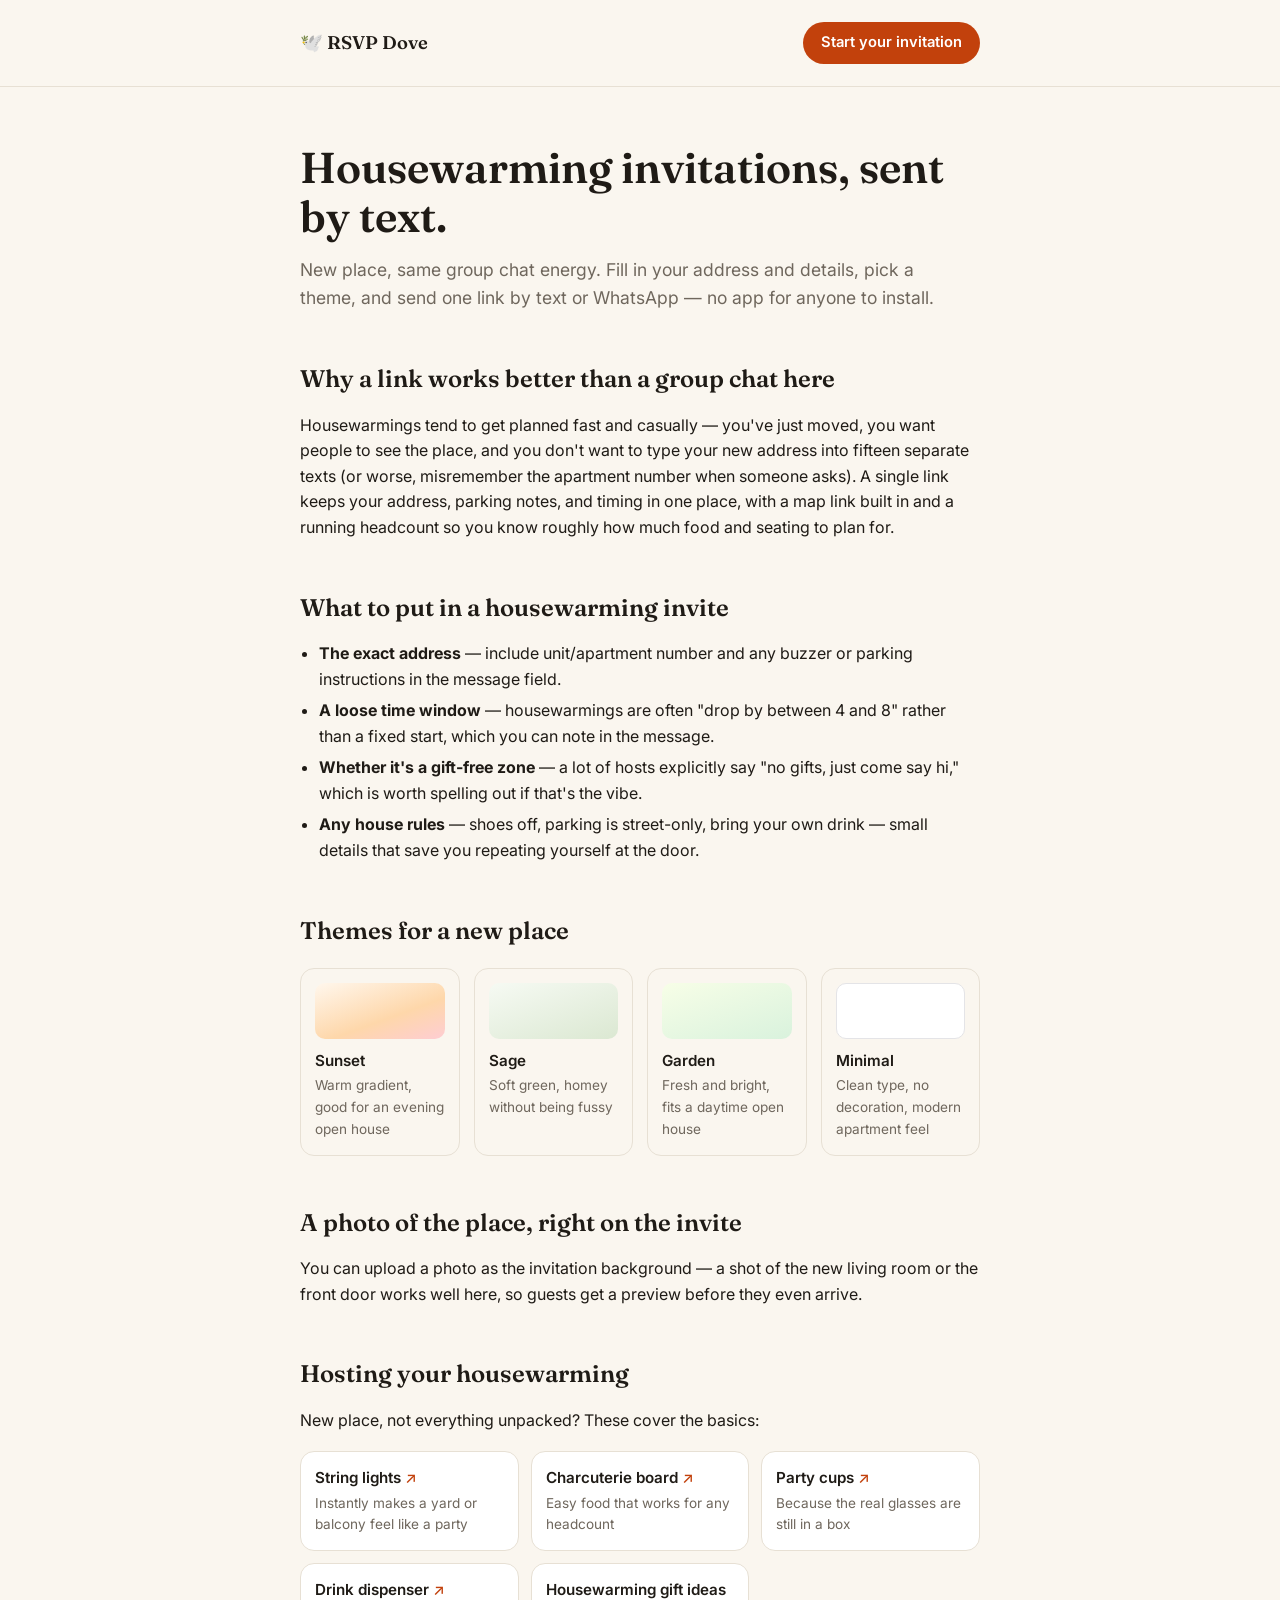
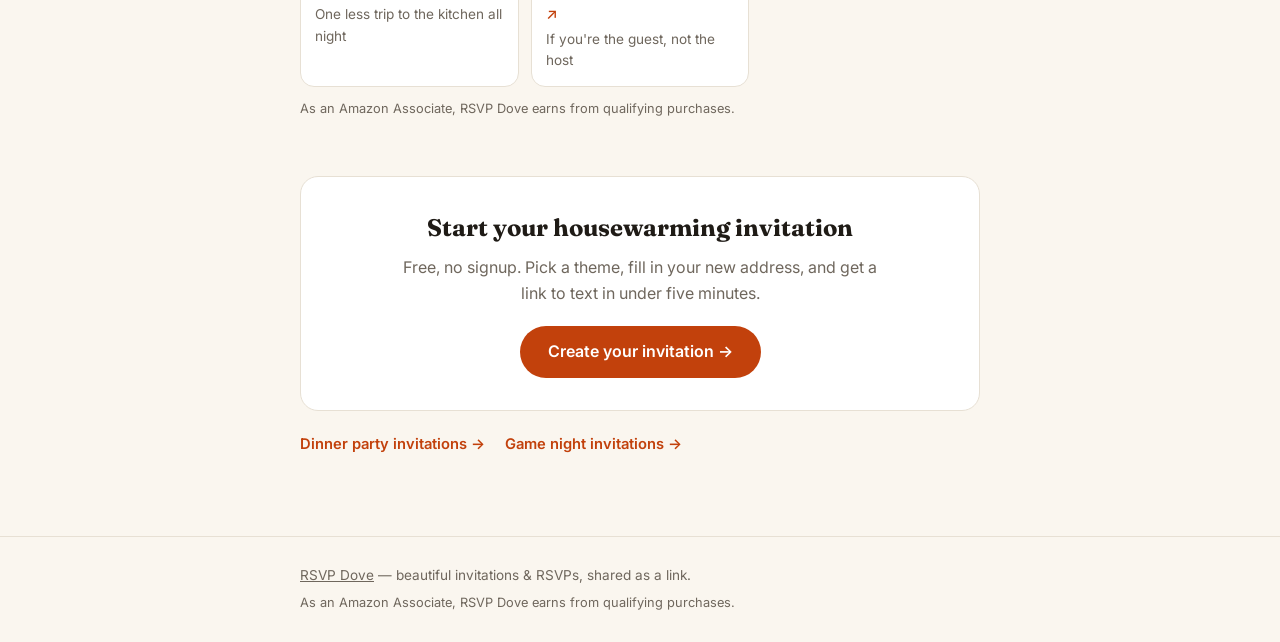
<file: housewarming-invitations.html>
<!DOCTYPE html>
<html lang="en">
<head>
<meta charset="UTF-8">
<meta name="viewport" content="width=device-width, initial-scale=1.0">
<title>Housewarming Invitations — Free, Share by Text | RSVP Dove</title>
<meta name="description" content="Make a housewarming invitation and send it by text or WhatsApp as one link. No signup, no app — guests RSVP right on the page. Free.">
<link rel="canonical" href="https://rsvpdove.com/housewarming-invitations">
<link rel="icon" href="data:image/svg+xml,%3Csvg xmlns='http://www.w3.org/2000/svg' viewBox='0 0 100 100'%3E%3Crect width='100' height='100' rx='20' fill='%23c2410c'/%3E%3Ctext x='50' y='68' font-size='58' text-anchor='middle' fill='%23faf6ef'%3E%F0%9F%95%8A%EF%B8%8F%3C/text%3E%3C/svg%3E">
<link rel="apple-touch-icon" href="/imgs/icons/apple-touch-icon.png">

<meta property="og:type" content="website">
<meta property="og:url" content="https://rsvpdove.com/housewarming-invitations">
<meta property="og:site_name" content="RSVP Dove">
<meta property="og:title" content="Housewarming Invitations — Free, Share by Text | RSVP Dove">
<meta property="og:description" content="Make a housewarming invitation and send it by text or WhatsApp as one link. No signup, no app — guests RSVP right on the page.">
<meta property="og:image" content="https://rsvpdove.com/imgs/og-image.jpg">
<meta property="og:image:width" content="1200">
<meta property="og:image:height" content="630">
<meta name="twitter:card" content="summary_large_image">
<meta name="twitter:title" content="Housewarming Invitations — Free, Share by Text | RSVP Dove">
<meta name="twitter:description" content="Make a housewarming invitation and send it by text or WhatsApp as one link. No signup, no app.">
<meta name="twitter:image" content="https://rsvpdove.com/imgs/og-image.jpg">

<script type="application/ld+json">
{
  "@context": "https://schema.org",
  "@type": "WebPage",
  "name": "Housewarming Invitations",
  "url": "https://rsvpdove.com/housewarming-invitations",
  "description": "Make a housewarming invitation and send it by text or WhatsApp as one link. No signup, no app — guests RSVP right on the page.",
  "isPartOf": { "@type": "WebSite", "name": "RSVP Dove", "url": "https://rsvpdove.com/" }
}
</script>

<link rel="preconnect" href="https://fonts.googleapis.com">
<link rel="preconnect" href="https://fonts.gstatic.com" crossorigin>
<link href="https://fonts.googleapis.com/css2?family=Fraunces:ital,opsz,wght@0,9..144,400;0,9..144,600;0,9..144,700;1,9..144,500&family=Inter:wght@400;500;600;700&display=swap" rel="stylesheet">
<link rel="stylesheet" href="landing.css">
</head>
<body>

<header class="site-nav">
  <div class="wrap">
    <a class="logo-link" href="/">🕊️ RSVP Dove</a>
    <a class="nav-cta" href="/?theme=sunset">Start your invitation</a>
  </div>
</header>

<main>
  <div class="wrap">

    <div class="hero">
      <h1>Housewarming invitations, sent by text.</h1>
      <p class="lede">New place, same group chat energy. Fill in your address and details, pick a theme, and send one link by text or WhatsApp — no app for anyone to install.</p>
    </div>

    <section>
      <h2>Why a link works better than a group chat here</h2>
      <p>Housewarmings tend to get planned fast and casually — you've just moved, you want people to see the place, and you don't want to type your new address into fifteen separate texts (or worse, misremember the apartment number when someone asks). A single link keeps your address, parking notes, and timing in one place, with a map link built in and a running headcount so you know roughly how much food and seating to plan for.</p>
    </section>

    <section>
      <h2>What to put in a housewarming invite</h2>
      <ul>
        <li><strong>The exact address</strong> — include unit/apartment number and any buzzer or parking instructions in the message field.</li>
        <li><strong>A loose time window</strong> — housewarmings are often "drop by between 4 and 8" rather than a fixed start, which you can note in the message.</li>
        <li><strong>Whether it's a gift-free zone</strong> — a lot of hosts explicitly say "no gifts, just come say hi," which is worth spelling out if that's the vibe.</li>
        <li><strong>Any house rules</strong> — shoes off, parking is street-only, bring your own drink — small details that save you repeating yourself at the door.</li>
      </ul>
    </section>

    <section>
      <h2>Themes for a new place</h2>
      <div class="theme-grid">
        <a class="theme-card" href="/?theme=sunset">
          <div class="swatch" style="background:linear-gradient(160deg,#fff7ed,#fed7aa 60%,#fecdd3)"></div>
          <div class="name">Sunset</div>
          <div class="blurb">Warm gradient, good for an evening open house</div>
        </a>
        <a class="theme-card" href="/?theme=sage">
          <div class="swatch" style="background:linear-gradient(160deg,#f6faf3,#dbe8d2)"></div>
          <div class="name">Sage</div>
          <div class="blurb">Soft green, homey without being fussy</div>
        </a>
        <a class="theme-card" href="/?theme=garden">
          <div class="swatch" style="background:linear-gradient(160deg,#f7fee7,#d9f2dd)"></div>
          <div class="name">Garden</div>
          <div class="blurb">Fresh and bright, fits a daytime open house</div>
        </a>
        <a class="theme-card" href="/?theme=minimal">
          <div class="swatch" style="background:#fff;border:1px solid #e4e4e7"></div>
          <div class="name">Minimal</div>
          <div class="blurb">Clean type, no decoration, modern apartment feel</div>
        </a>
      </div>
    </section>

    <section>
      <h2>A photo of the place, right on the invite</h2>
      <p>You can upload a photo as the invitation background — a shot of the new living room or the front door works well here, so guests get a preview before they even arrive.</p>
    </section>

    <section>
      <h2>Hosting your housewarming</h2>
      <p>New place, not everything unpacked? These cover the basics:</p>
      <div class="shop-grid">
        <a class="shop-card" href="https://www.amazon.com/s?k=outdoor+string+lights&amp;tag=rsvpdove-20" target="_blank" rel="sponsored nofollow noopener">
          <div class="name">String lights</div>
          <div class="blurb">Instantly makes a yard or balcony feel like a party</div>
        </a>
        <a class="shop-card" href="https://www.amazon.com/s?k=charcuterie+board+set&amp;tag=rsvpdove-20" target="_blank" rel="sponsored nofollow noopener">
          <div class="name">Charcuterie board</div>
          <div class="blurb">Easy food that works for any headcount</div>
        </a>
        <a class="shop-card" href="https://www.amazon.com/s?k=disposable+party+cups&amp;tag=rsvpdove-20" target="_blank" rel="sponsored nofollow noopener">
          <div class="name">Party cups</div>
          <div class="blurb">Because the real glasses are still in a box</div>
        </a>
        <a class="shop-card" href="https://www.amazon.com/s?k=glass+drink+dispenser&amp;tag=rsvpdove-20" target="_blank" rel="sponsored nofollow noopener">
          <div class="name">Drink dispenser</div>
          <div class="blurb">One less trip to the kitchen all night</div>
        </a>
        <a class="shop-card" href="https://www.amazon.com/s?k=housewarming+gifts&amp;tag=rsvpdove-20" target="_blank" rel="sponsored nofollow noopener">
          <div class="name">Housewarming gift ideas</div>
          <div class="blurb">If you're the guest, not the host</div>
        </a>
      </div>
      <p class="disclosure">As an Amazon Associate, RSVP Dove earns from qualifying purchases.</p>
    </section>

    <div class="cta-band">
      <h2 class="serif">Start your housewarming invitation</h2>
      <p>Free, no signup. Pick a theme, fill in your new address, and get a link to text in under five minutes.</p>
      <a class="btn-primary" href="/?theme=sunset">Create your invitation →</a>
    </div>

    <div class="related">
      <a href="/dinner-party-invitations">Dinner party invitations →</a>
      <a href="/game-night-invitations">Game night invitations →</a>
    </div>

  </div>
</main>

<footer class="site-foot">
  <div class="wrap">
    <a href="/">RSVP Dove</a> — beautiful invitations &amp; RSVPs, shared as a link.
    <div class="foot-disclosure">As an Amazon Associate, RSVP Dove earns from qualifying purchases.</div>
  </div>
</footer>

</body>
</html>
</file>
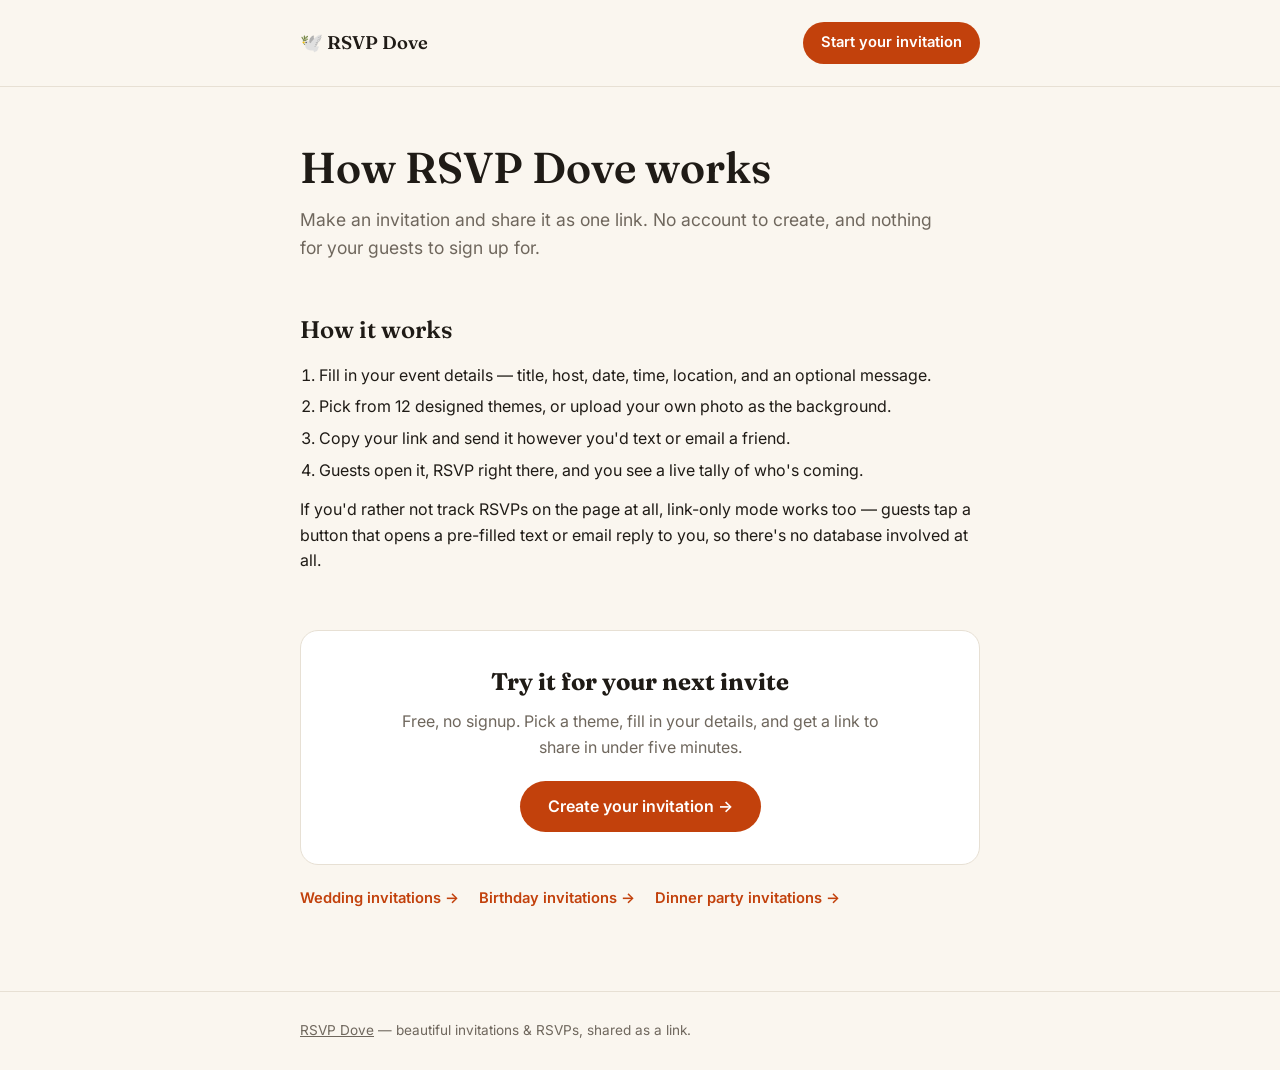
<file: how-it-works.html>
<!DOCTYPE html>
<html lang="en">
<head>
<meta charset="UTF-8">
<meta name="viewport" content="width=device-width, initial-scale=1.0">
<title>How It Works — Online Invitations with RSVP | RSVP Dove</title>
<meta name="description" content="How RSVP Dove works: fill in your event, pick a theme, share one link, and guests RSVP without creating an account. Free, no app required.">
<link rel="canonical" href="https://rsvpdove.com/how-it-works">
<link rel="icon" href="data:image/svg+xml,%3Csvg xmlns='http://www.w3.org/2000/svg' viewBox='0 0 100 100'%3E%3Crect width='100' height='100' rx='20' fill='%23c2410c'/%3E%3Ctext x='50' y='68' font-size='58' text-anchor='middle' fill='%23faf6ef'%3E%F0%9F%95%8A%EF%B8%8F%3C/text%3E%3C/svg%3E">
<link rel="apple-touch-icon" href="/imgs/icons/apple-touch-icon.png">

<meta property="og:type" content="website">
<meta property="og:url" content="https://rsvpdove.com/how-it-works">
<meta property="og:site_name" content="RSVP Dove">
<meta property="og:title" content="How It Works — Online Invitations with RSVP | RSVP Dove">
<meta property="og:description" content="Fill in your event, pick a theme, share one link, and guests RSVP without creating an account.">
<meta property="og:image" content="https://rsvpdove.com/imgs/og-image.jpg">
<meta property="og:image:width" content="1200">
<meta property="og:image:height" content="630">
<meta name="twitter:card" content="summary_large_image">
<meta name="twitter:title" content="How It Works — Online Invitations with RSVP | RSVP Dove">
<meta name="twitter:description" content="Fill in your event, pick a theme, share one link, and guests RSVP without creating an account.">
<meta name="twitter:image" content="https://rsvpdove.com/imgs/og-image.jpg">

<script type="application/ld+json">
{
  "@context": "https://schema.org",
  "@type": "WebPage",
  "name": "How RSVP Dove Works",
  "url": "https://rsvpdove.com/how-it-works",
  "description": "Fill in your event, pick a theme, share one link, and guests RSVP without creating an account.",
  "isPartOf": { "@type": "WebSite", "name": "RSVP Dove", "url": "https://rsvpdove.com/" }
}
</script>

<link rel="preconnect" href="https://fonts.googleapis.com">
<link rel="preconnect" href="https://fonts.gstatic.com" crossorigin>
<link href="https://fonts.googleapis.com/css2?family=Fraunces:ital,opsz,wght@0,9..144,400;0,9..144,600;0,9..144,700;1,9..144,500&family=Inter:wght@400;500;600;700&display=swap" rel="stylesheet">
<link rel="stylesheet" href="landing.css">
</head>
<body>

<header class="site-nav">
  <div class="wrap">
    <a class="logo-link" href="/">🕊️ RSVP Dove</a>
    <a class="nav-cta" href="/?theme=minimal">Start your invitation</a>
  </div>
</header>

<main>
  <div class="wrap">

    <div class="hero">
      <h1>How RSVP Dove works</h1>
      <p class="lede">Make an invitation and share it as one link. No account to create, and nothing for your guests to sign up for.</p>
    </div>

    <section>
      <h2>How it works</h2>
      <ol>
        <li>Fill in your event details — title, host, date, time, location, and an optional message.</li>
        <li>Pick from 12 designed themes, or upload your own photo as the background.</li>
        <li>Copy your link and send it however you'd text or email a friend.</li>
        <li>Guests open it, RSVP right there, and you see a live tally of who's coming.</li>
      </ol>
      <p>If you'd rather not track RSVPs on the page at all, link-only mode works too — guests tap a button that opens a pre-filled text or email reply to you, so there's no database involved at all.</p>
    </section>

    <div class="cta-band">
      <h2 class="serif">Try it for your next invite</h2>
      <p>Free, no signup. Pick a theme, fill in your details, and get a link to share in under five minutes.</p>
      <a class="btn-primary" href="/?theme=minimal">Create your invitation →</a>
    </div>

    <div class="related">
      <a href="/wedding-invitations">Wedding invitations →</a>
      <a href="/birthday-invitations">Birthday invitations →</a>
      <a href="/dinner-party-invitations">Dinner party invitations →</a>
    </div>

  </div>
</main>

<footer class="site-foot">
  <div class="wrap">
    <a href="/">RSVP Dove</a> — beautiful invitations &amp; RSVPs, shared as a link.
  </div>
</footer>

</body>
</html>
</file>
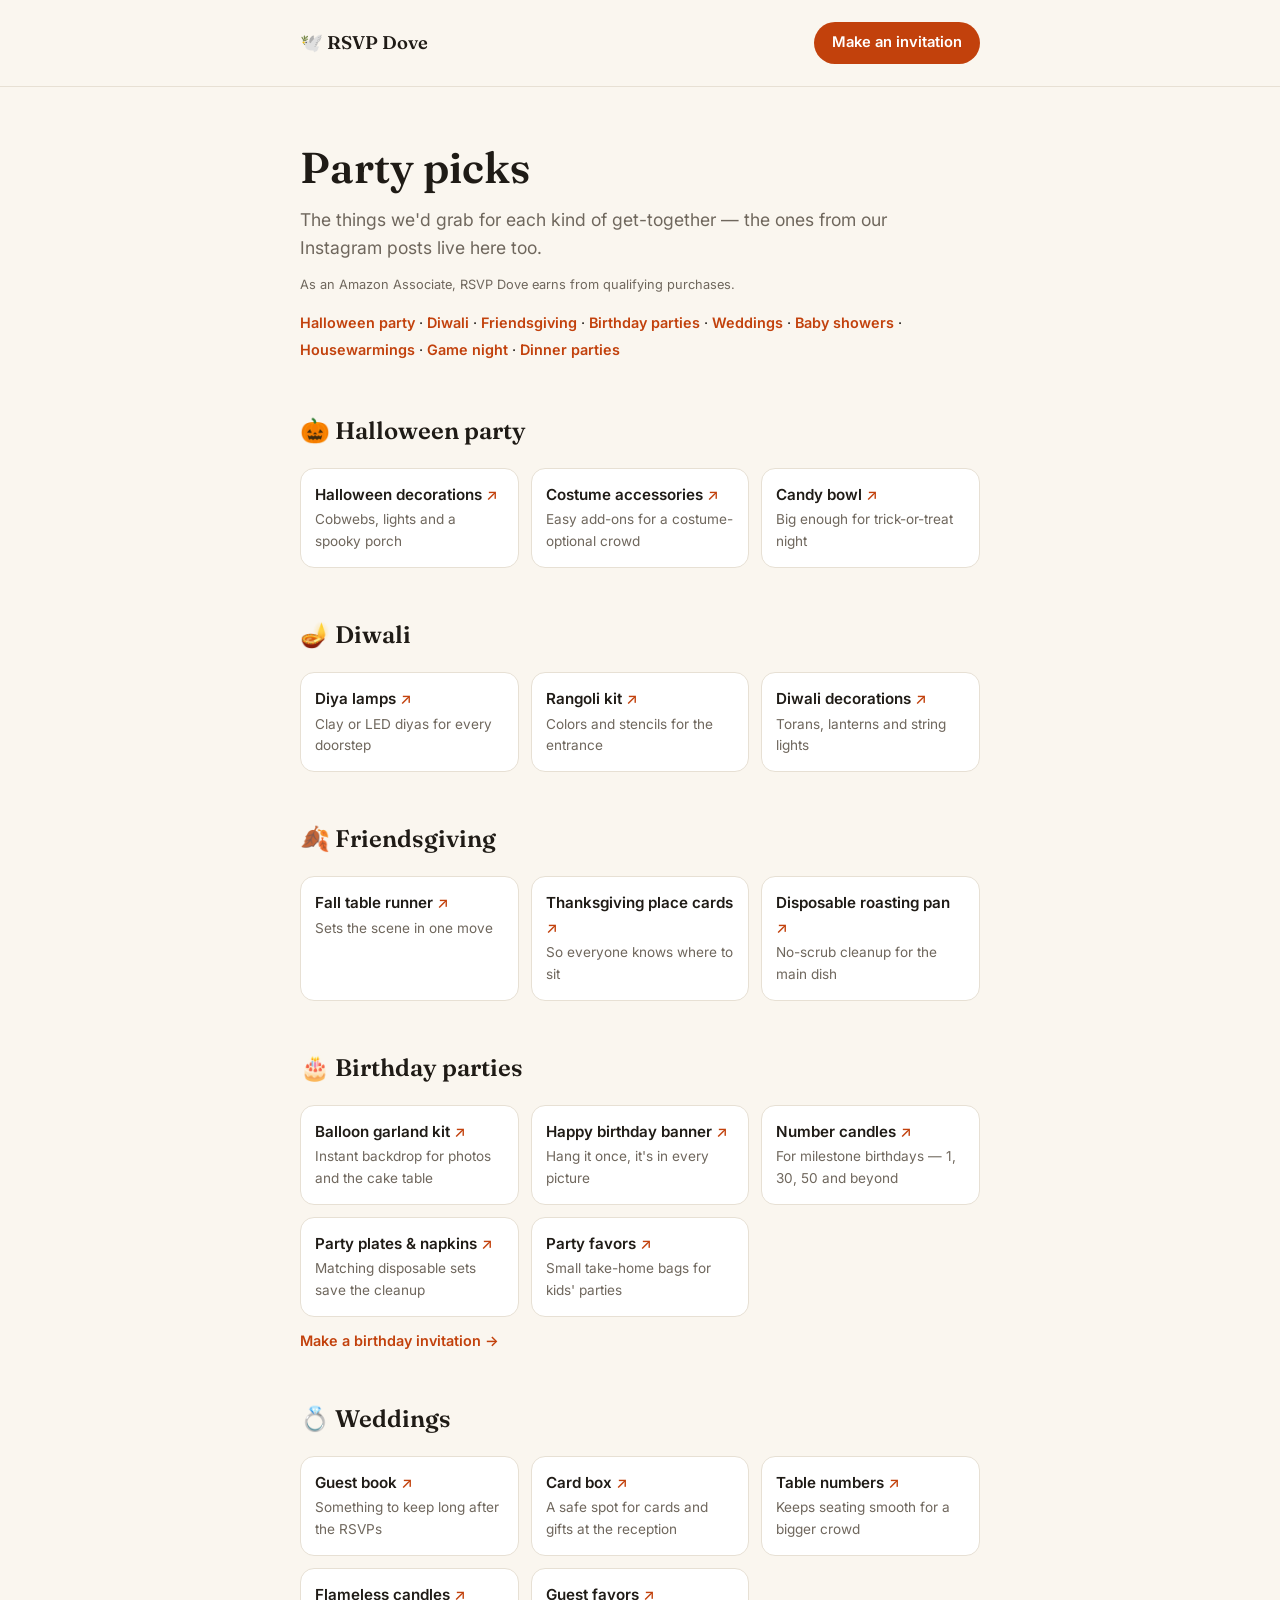
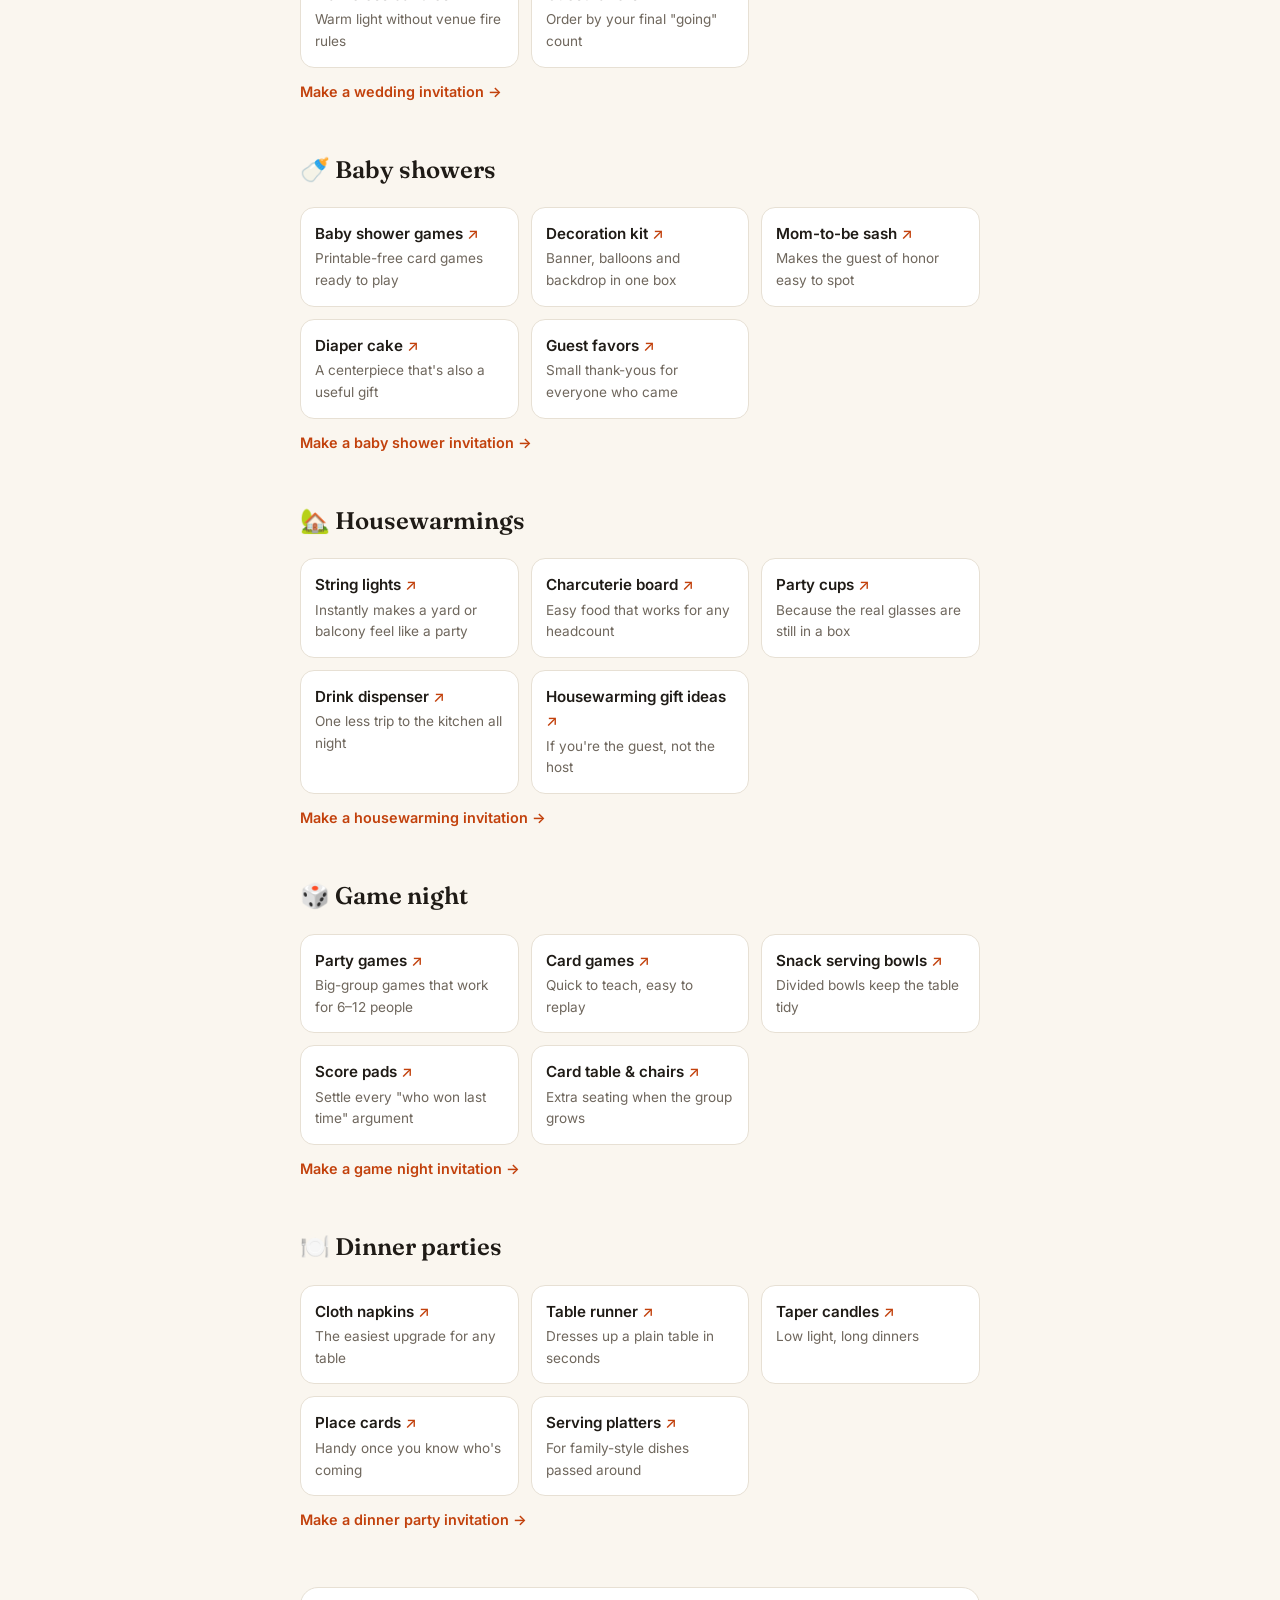
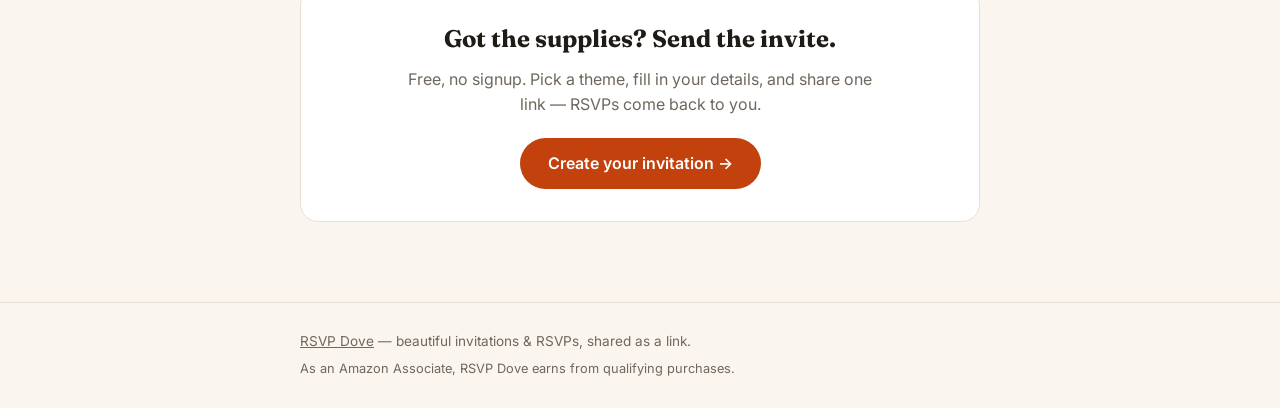
<file: picks.html>
<!DOCTYPE html>
<html lang="en">
<head>
<meta charset="UTF-8">
<meta name="viewport" content="width=device-width, initial-scale=1.0">
<title>Party Picks | RSVP Dove</title>
<meta name="description" content="Party supplies and hosting picks for birthdays, weddings, showers, game nights and more, from RSVP Dove.">
<meta name="robots" content="noindex, follow">
<link rel="canonical" href="https://rsvpdove.com/picks">
<link rel="icon" href="data:image/svg+xml,%3Csvg xmlns='http://www.w3.org/2000/svg' viewBox='0 0 100 100'%3E%3Crect width='100' height='100' rx='20' fill='%23c2410c'/%3E%3Ctext x='50' y='68' font-size='58' text-anchor='middle' fill='%23faf6ef'%3E%F0%9F%95%8A%EF%B8%8F%3C/text%3E%3C/svg%3E">
<link rel="apple-touch-icon" href="/imgs/icons/apple-touch-icon.png">
<meta property="og:title" content="Party Picks | RSVP Dove">
<meta property="og:image" content="https://rsvpdove.com/imgs/og-image.jpg">
<link rel="preconnect" href="https://fonts.googleapis.com">
<link rel="preconnect" href="https://fonts.gstatic.com" crossorigin>
<link href="https://fonts.googleapis.com/css2?family=Fraunces:ital,opsz,wght@0,9..144,400;0,9..144,600;0,9..144,700;1,9..144,500&family=Inter:wght@400;500;600;700&display=swap" rel="stylesheet">
<link rel="stylesheet" href="landing.css">
</head>
<body>

<header class="site-nav">
  <div class="wrap">
    <a class="logo-link" href="/">🕊️ RSVP Dove</a>
    <a class="nav-cta" href="/?utm_source=instagram&amp;utm_medium=picks">Make an invitation</a>
  </div>
</header>

<main>
  <div class="wrap">

    <div class="hero">
      <h1>Party picks</h1>
      <p class="lede">The things we'd grab for each kind of get-together — the ones from our Instagram posts live here too.</p>
      <p class="disclosure">As an Amazon Associate, RSVP Dove earns from qualifying purchases.</p>
      <p class="jump"><a href="#halloween">Halloween party</a> · <a href="#diwali">Diwali</a> · <a href="#friendsgiving">Friendsgiving</a> · <a href="#birthday">Birthday parties</a> · <a href="#wedding">Weddings</a> · <a href="#baby-shower">Baby showers</a> · <a href="#housewarming">Housewarmings</a> · <a href="#game-night">Game night</a> · <a href="#dinner-party">Dinner parties</a></p>
    </div>


    <section id="halloween">
      <h2>🎃 Halloween party</h2>
      <div class="shop-grid">
        <a class="shop-card" href="https://www.amazon.com/s?k=halloween+party+decorations&amp;tag=rsvpdove-20" target="_blank" rel="sponsored nofollow noopener">
          <div class="name">Halloween decorations</div>
          <div class="blurb">Cobwebs, lights and a spooky porch</div>
        </a>
        <a class="shop-card" href="https://www.amazon.com/s?k=halloween+costume+accessories&amp;tag=rsvpdove-20" target="_blank" rel="sponsored nofollow noopener">
          <div class="name">Costume accessories</div>
          <div class="blurb">Easy add-ons for a costume-optional crowd</div>
        </a>
        <a class="shop-card" href="https://www.amazon.com/s?k=halloween+candy+bowl&amp;tag=rsvpdove-20" target="_blank" rel="sponsored nofollow noopener">
          <div class="name">Candy bowl</div>
          <div class="blurb">Big enough for trick-or-treat night</div>
        </a>
      </div>
    </section>

    <section id="diwali">
      <h2>🪔 Diwali</h2>
      <div class="shop-grid">
        <a class="shop-card" href="https://www.amazon.com/s?k=diya+lamps+diwali&amp;tag=rsvpdove-20" target="_blank" rel="sponsored nofollow noopener">
          <div class="name">Diya lamps</div>
          <div class="blurb">Clay or LED diyas for every doorstep</div>
        </a>
        <a class="shop-card" href="https://www.amazon.com/s?k=rangoli+kit&amp;tag=rsvpdove-20" target="_blank" rel="sponsored nofollow noopener">
          <div class="name">Rangoli kit</div>
          <div class="blurb">Colors and stencils for the entrance</div>
        </a>
        <a class="shop-card" href="https://www.amazon.com/s?k=diwali+decorations&amp;tag=rsvpdove-20" target="_blank" rel="sponsored nofollow noopener">
          <div class="name">Diwali decorations</div>
          <div class="blurb">Torans, lanterns and string lights</div>
        </a>
      </div>
    </section>

    <section id="friendsgiving">
      <h2>🍂 Friendsgiving</h2>
      <div class="shop-grid">
        <a class="shop-card" href="https://www.amazon.com/s?k=fall+table+runner&amp;tag=rsvpdove-20" target="_blank" rel="sponsored nofollow noopener">
          <div class="name">Fall table runner</div>
          <div class="blurb">Sets the scene in one move</div>
        </a>
        <a class="shop-card" href="https://www.amazon.com/s?k=thanksgiving+place+cards&amp;tag=rsvpdove-20" target="_blank" rel="sponsored nofollow noopener">
          <div class="name">Thanksgiving place cards</div>
          <div class="blurb">So everyone knows where to sit</div>
        </a>
        <a class="shop-card" href="https://www.amazon.com/s?k=disposable+roasting+pan&amp;tag=rsvpdove-20" target="_blank" rel="sponsored nofollow noopener">
          <div class="name">Disposable roasting pan</div>
          <div class="blurb">No-scrub cleanup for the main dish</div>
        </a>
      </div>
    </section>

    <section id="birthday">
      <h2>🎂 Birthday parties</h2>
      <div class="shop-grid">
        <a class="shop-card" href="https://www.amazon.com/s?k=balloon+garland+kit&amp;tag=rsvpdove-20" target="_blank" rel="sponsored nofollow noopener">
          <div class="name">Balloon garland kit</div>
          <div class="blurb">Instant backdrop for photos and the cake table</div>
        </a>
        <a class="shop-card" href="https://www.amazon.com/s?k=happy+birthday+banner&amp;tag=rsvpdove-20" target="_blank" rel="sponsored nofollow noopener">
          <div class="name">Happy birthday banner</div>
          <div class="blurb">Hang it once, it's in every picture</div>
        </a>
        <a class="shop-card" href="https://www.amazon.com/s?k=number+birthday+candles&amp;tag=rsvpdove-20" target="_blank" rel="sponsored nofollow noopener">
          <div class="name">Number candles</div>
          <div class="blurb">For milestone birthdays — 1, 30, 50 and beyond</div>
        </a>
        <a class="shop-card" href="https://www.amazon.com/s?k=birthday+party+plates+and+napkins+set&amp;tag=rsvpdove-20" target="_blank" rel="sponsored nofollow noopener">
          <div class="name">Party plates &amp; napkins</div>
          <div class="blurb">Matching disposable sets save the cleanup</div>
        </a>
        <a class="shop-card" href="https://www.amazon.com/s?k=kids+party+favors&amp;tag=rsvpdove-20" target="_blank" rel="sponsored nofollow noopener">
          <div class="name">Party favors</div>
          <div class="blurb">Small take-home bags for kids' parties</div>
        </a>
      </div>
      <p class="more"><a href="/birthday-invitations">Make a birthday invitation →</a></p>
    </section>

    <section id="wedding">
      <h2>💍 Weddings</h2>
      <div class="shop-grid">
        <a class="shop-card" href="https://www.amazon.com/s?k=wedding+guest+book&amp;tag=rsvpdove-20" target="_blank" rel="sponsored nofollow noopener">
          <div class="name">Guest book</div>
          <div class="blurb">Something to keep long after the RSVPs</div>
        </a>
        <a class="shop-card" href="https://www.amazon.com/s?k=wedding+card+box&amp;tag=rsvpdove-20" target="_blank" rel="sponsored nofollow noopener">
          <div class="name">Card box</div>
          <div class="blurb">A safe spot for cards and gifts at the reception</div>
        </a>
        <a class="shop-card" href="https://www.amazon.com/s?k=wedding+table+numbers&amp;tag=rsvpdove-20" target="_blank" rel="sponsored nofollow noopener">
          <div class="name">Table numbers</div>
          <div class="blurb">Keeps seating smooth for a bigger crowd</div>
        </a>
        <a class="shop-card" href="https://www.amazon.com/s?k=flameless+candles+wedding&amp;tag=rsvpdove-20" target="_blank" rel="sponsored nofollow noopener">
          <div class="name">Flameless candles</div>
          <div class="blurb">Warm light without venue fire rules</div>
        </a>
        <a class="shop-card" href="https://www.amazon.com/s?k=wedding+favors+for+guests&amp;tag=rsvpdove-20" target="_blank" rel="sponsored nofollow noopener">
          <div class="name">Guest favors</div>
          <div class="blurb">Order by your final "going" count</div>
        </a>
      </div>
      <p class="more"><a href="/wedding-invitations">Make a wedding invitation →</a></p>
    </section>

    <section id="baby-shower">
      <h2>🍼 Baby showers</h2>
      <div class="shop-grid">
        <a class="shop-card" href="https://www.amazon.com/s?k=baby+shower+games&amp;tag=rsvpdove-20" target="_blank" rel="sponsored nofollow noopener">
          <div class="name">Baby shower games</div>
          <div class="blurb">Printable-free card games ready to play</div>
        </a>
        <a class="shop-card" href="https://www.amazon.com/s?k=baby+shower+decorations&amp;tag=rsvpdove-20" target="_blank" rel="sponsored nofollow noopener">
          <div class="name">Decoration kit</div>
          <div class="blurb">Banner, balloons and backdrop in one box</div>
        </a>
        <a class="shop-card" href="https://www.amazon.com/s?k=mom+to+be+sash&amp;tag=rsvpdove-20" target="_blank" rel="sponsored nofollow noopener">
          <div class="name">Mom-to-be sash</div>
          <div class="blurb">Makes the guest of honor easy to spot</div>
        </a>
        <a class="shop-card" href="https://www.amazon.com/s?k=diaper+cake&amp;tag=rsvpdove-20" target="_blank" rel="sponsored nofollow noopener">
          <div class="name">Diaper cake</div>
          <div class="blurb">A centerpiece that's also a useful gift</div>
        </a>
        <a class="shop-card" href="https://www.amazon.com/s?k=baby+shower+favors&amp;tag=rsvpdove-20" target="_blank" rel="sponsored nofollow noopener">
          <div class="name">Guest favors</div>
          <div class="blurb">Small thank-yous for everyone who came</div>
        </a>
      </div>
      <p class="more"><a href="/baby-shower-invitations">Make a baby shower invitation →</a></p>
    </section>

    <section id="housewarming">
      <h2>🏡 Housewarmings</h2>
      <div class="shop-grid">
        <a class="shop-card" href="https://www.amazon.com/s?k=outdoor+string+lights&amp;tag=rsvpdove-20" target="_blank" rel="sponsored nofollow noopener">
          <div class="name">String lights</div>
          <div class="blurb">Instantly makes a yard or balcony feel like a party</div>
        </a>
        <a class="shop-card" href="https://www.amazon.com/s?k=charcuterie+board+set&amp;tag=rsvpdove-20" target="_blank" rel="sponsored nofollow noopener">
          <div class="name">Charcuterie board</div>
          <div class="blurb">Easy food that works for any headcount</div>
        </a>
        <a class="shop-card" href="https://www.amazon.com/s?k=disposable+party+cups&amp;tag=rsvpdove-20" target="_blank" rel="sponsored nofollow noopener">
          <div class="name">Party cups</div>
          <div class="blurb">Because the real glasses are still in a box</div>
        </a>
        <a class="shop-card" href="https://www.amazon.com/s?k=glass+drink+dispenser&amp;tag=rsvpdove-20" target="_blank" rel="sponsored nofollow noopener">
          <div class="name">Drink dispenser</div>
          <div class="blurb">One less trip to the kitchen all night</div>
        </a>
        <a class="shop-card" href="https://www.amazon.com/s?k=housewarming+gifts&amp;tag=rsvpdove-20" target="_blank" rel="sponsored nofollow noopener">
          <div class="name">Housewarming gift ideas</div>
          <div class="blurb">If you're the guest, not the host</div>
        </a>
      </div>
      <p class="more"><a href="/housewarming-invitations">Make a housewarming invitation →</a></p>
    </section>

    <section id="game-night">
      <h2>🎲 Game night</h2>
      <div class="shop-grid">
        <a class="shop-card" href="https://www.amazon.com/s?k=party+games+for+adults&amp;tag=rsvpdove-20" target="_blank" rel="sponsored nofollow noopener">
          <div class="name">Party games</div>
          <div class="blurb">Big-group games that work for 6–12 people</div>
        </a>
        <a class="shop-card" href="https://www.amazon.com/s?k=card+games+for+game+night&amp;tag=rsvpdove-20" target="_blank" rel="sponsored nofollow noopener">
          <div class="name">Card games</div>
          <div class="blurb">Quick to teach, easy to replay</div>
        </a>
        <a class="shop-card" href="https://www.amazon.com/s?k=divided+snack+serving+bowls&amp;tag=rsvpdove-20" target="_blank" rel="sponsored nofollow noopener">
          <div class="name">Snack serving bowls</div>
          <div class="blurb">Divided bowls keep the table tidy</div>
        </a>
        <a class="shop-card" href="https://www.amazon.com/s?k=game+score+pads&amp;tag=rsvpdove-20" target="_blank" rel="sponsored nofollow noopener">
          <div class="name">Score pads</div>
          <div class="blurb">Settle every "who won last time" argument</div>
        </a>
        <a class="shop-card" href="https://www.amazon.com/s?k=folding+card+table+and+chairs&amp;tag=rsvpdove-20" target="_blank" rel="sponsored nofollow noopener">
          <div class="name">Card table &amp; chairs</div>
          <div class="blurb">Extra seating when the group grows</div>
        </a>
      </div>
      <p class="more"><a href="/game-night-invitations">Make a game night invitation →</a></p>
    </section>

    <section id="dinner-party">
      <h2>🍽️ Dinner parties</h2>
      <div class="shop-grid">
        <a class="shop-card" href="https://www.amazon.com/s?k=cloth+dinner+napkins&amp;tag=rsvpdove-20" target="_blank" rel="sponsored nofollow noopener">
          <div class="name">Cloth napkins</div>
          <div class="blurb">The easiest upgrade for any table</div>
        </a>
        <a class="shop-card" href="https://www.amazon.com/s?k=table+runner&amp;tag=rsvpdove-20" target="_blank" rel="sponsored nofollow noopener">
          <div class="name">Table runner</div>
          <div class="blurb">Dresses up a plain table in seconds</div>
        </a>
        <a class="shop-card" href="https://www.amazon.com/s?k=taper+candles&amp;tag=rsvpdove-20" target="_blank" rel="sponsored nofollow noopener">
          <div class="name">Taper candles</div>
          <div class="blurb">Low light, long dinners</div>
        </a>
        <a class="shop-card" href="https://www.amazon.com/s?k=place+cards+for+dinner+party&amp;tag=rsvpdove-20" target="_blank" rel="sponsored nofollow noopener">
          <div class="name">Place cards</div>
          <div class="blurb">Handy once you know who's coming</div>
        </a>
        <a class="shop-card" href="https://www.amazon.com/s?k=serving+platters&amp;tag=rsvpdove-20" target="_blank" rel="sponsored nofollow noopener">
          <div class="name">Serving platters</div>
          <div class="blurb">For family-style dishes passed around</div>
        </a>
      </div>
      <p class="more"><a href="/dinner-party-invitations">Make a dinner party invitation →</a></p>
    </section>

    <div class="cta-band">
      <h2 class="serif">Got the supplies? Send the invite.</h2>
      <p>Free, no signup. Pick a theme, fill in your details, and share one link — RSVPs come back to you.</p>
      <a class="btn-primary" href="/?utm_source=instagram&amp;utm_medium=picks">Create your invitation →</a>
    </div>

  </div>
</main>

<footer class="site-foot">
  <div class="wrap">
    <a href="/">RSVP Dove</a> — beautiful invitations &amp; RSVPs, shared as a link.
    <div class="foot-disclosure">As an Amazon Associate, RSVP Dove earns from qualifying purchases.</div>
  </div>
</footer>

</body>
</html>
</file>
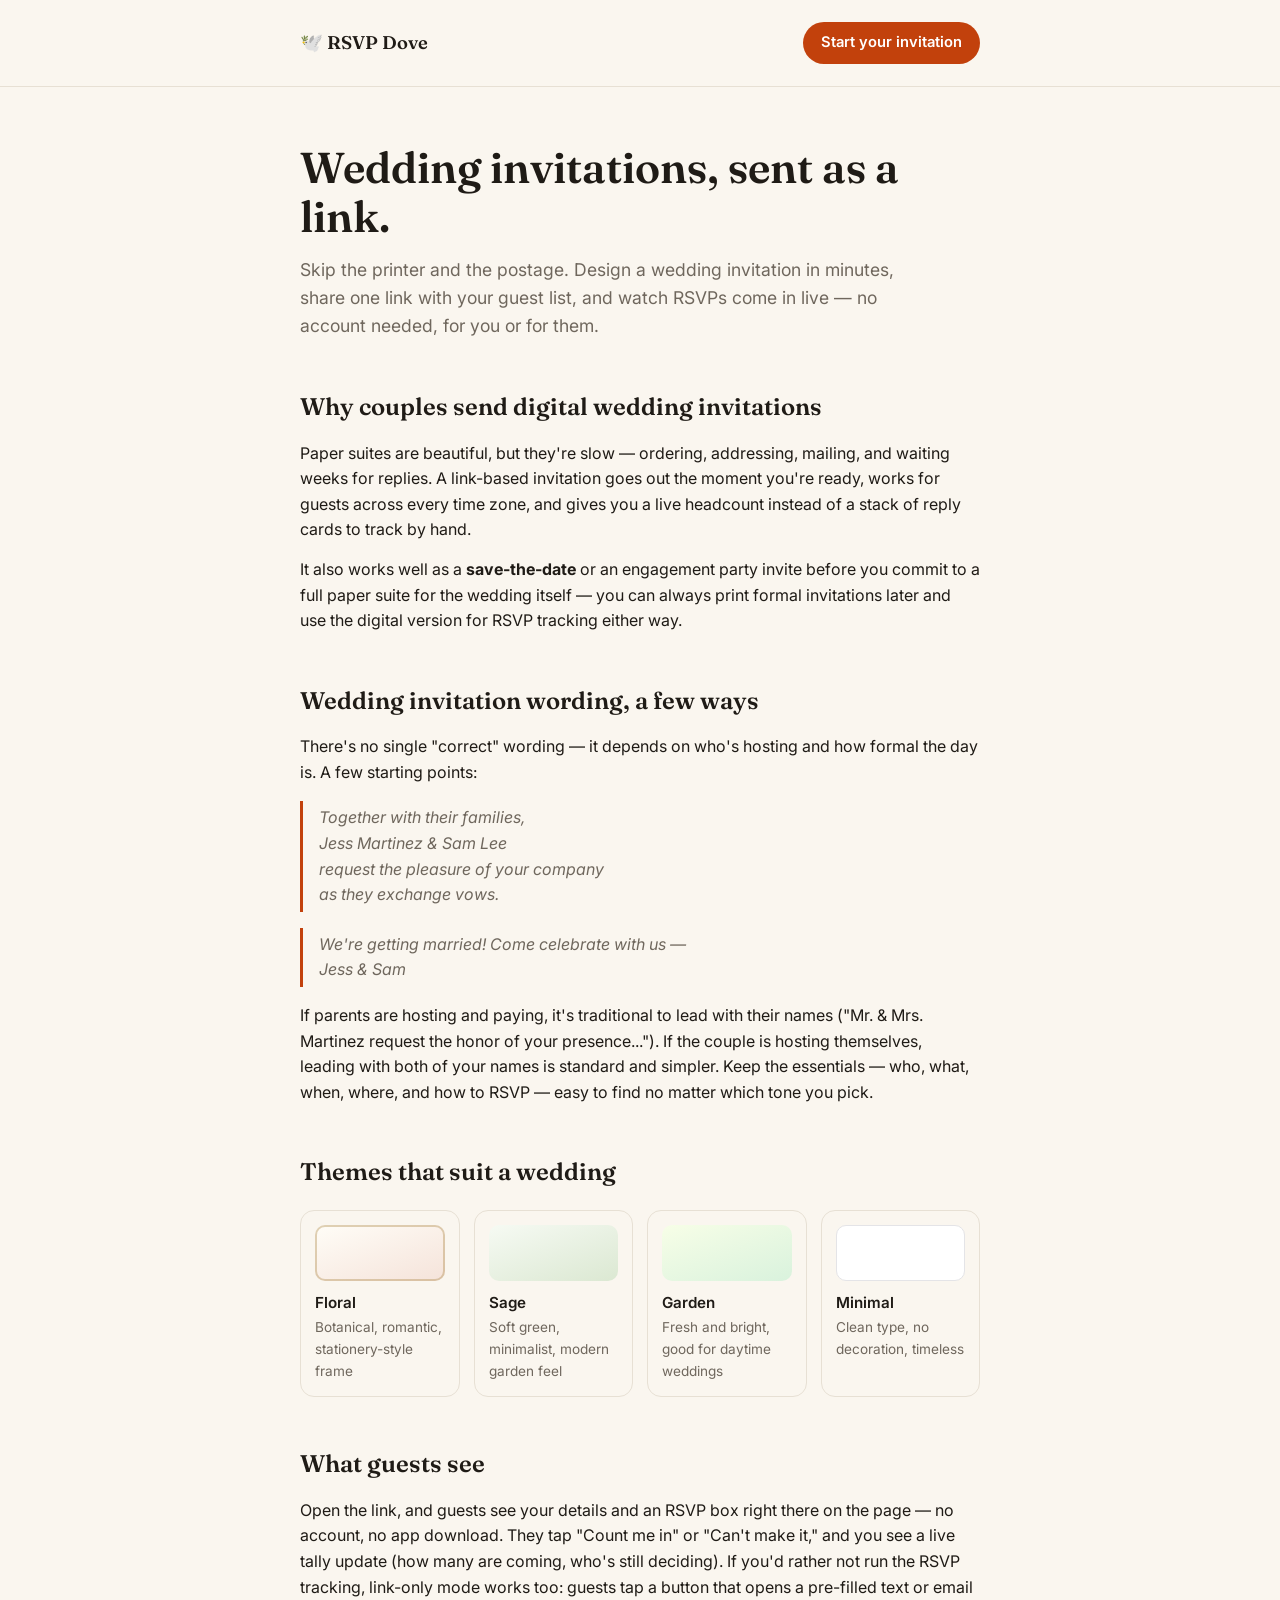
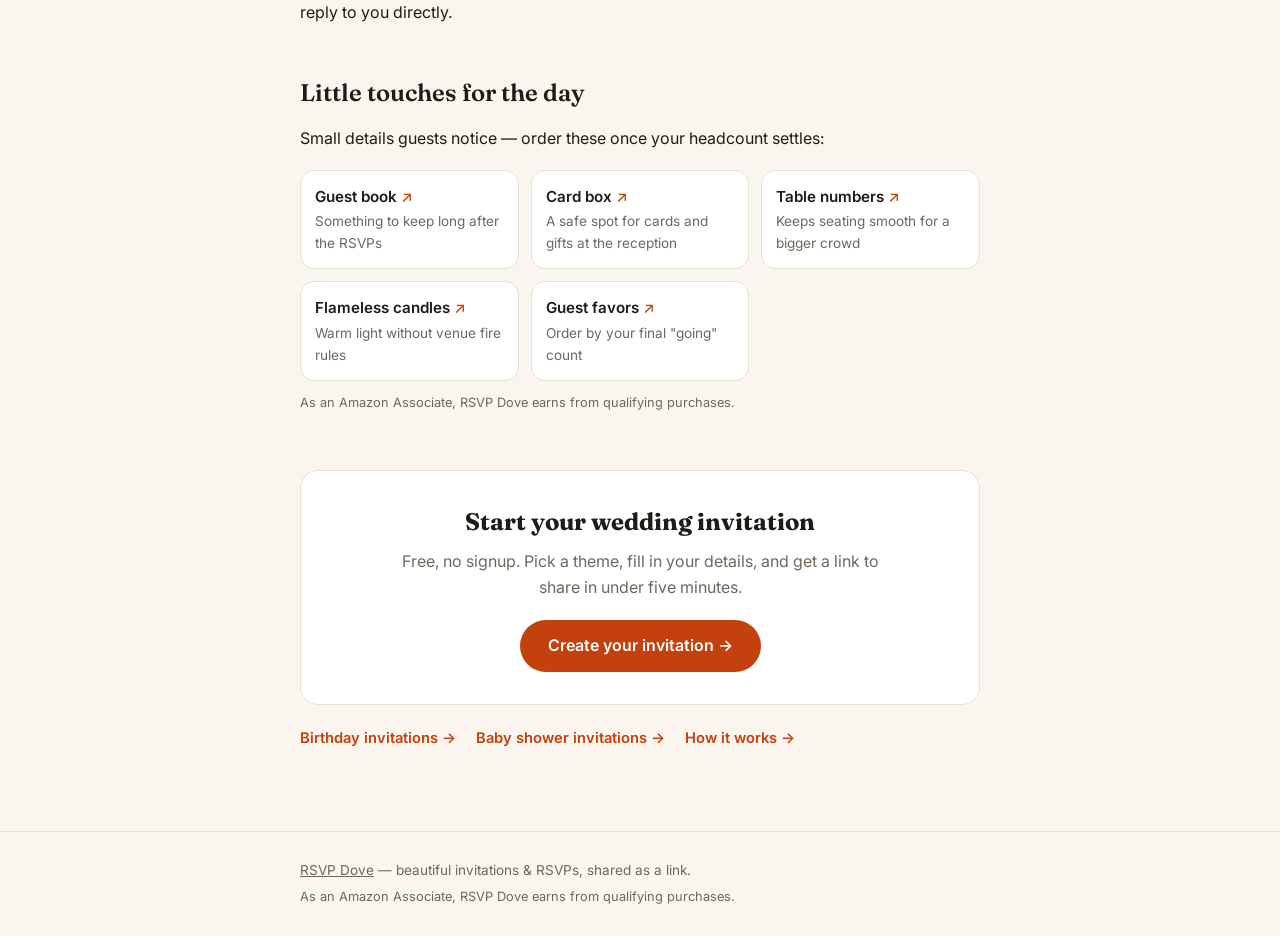
<file: wedding-invitations.html>
<!DOCTYPE html>
<html lang="en">
<head>
<meta charset="UTF-8">
<meta name="viewport" content="width=device-width, initial-scale=1.0">
<title>Wedding Invitations Online — Free, No Signup | RSVP Dove</title>
<meta name="description" content="Create a wedding invitation and share it as one link — no printing, no postage, and guests RSVP right on the page. Free, no signup required.">
<link rel="canonical" href="https://rsvpdove.com/wedding-invitations">
<link rel="icon" href="data:image/svg+xml,%3Csvg xmlns='http://www.w3.org/2000/svg' viewBox='0 0 100 100'%3E%3Crect width='100' height='100' rx='20' fill='%23c2410c'/%3E%3Ctext x='50' y='68' font-size='58' text-anchor='middle' fill='%23faf6ef'%3E%F0%9F%95%8A%EF%B8%8F%3C/text%3E%3C/svg%3E">
<link rel="apple-touch-icon" href="/imgs/icons/apple-touch-icon.png">

<meta property="og:type" content="website">
<meta property="og:url" content="https://rsvpdove.com/wedding-invitations">
<meta property="og:site_name" content="RSVP Dove">
<meta property="og:title" content="Wedding Invitations Online — Free, No Signup | RSVP Dove">
<meta property="og:description" content="Create a wedding invitation and share it as one link — no printing, no postage, and guests RSVP right on the page.">
<meta property="og:image" content="https://rsvpdove.com/imgs/og-image.jpg">
<meta property="og:image:width" content="1200">
<meta property="og:image:height" content="630">
<meta name="twitter:card" content="summary_large_image">
<meta name="twitter:title" content="Wedding Invitations Online — Free, No Signup | RSVP Dove">
<meta name="twitter:description" content="Create a wedding invitation and share it as one link — no printing, no postage, and guests RSVP right on the page.">
<meta name="twitter:image" content="https://rsvpdove.com/imgs/og-image.jpg">

<script type="application/ld+json">
{
  "@context": "https://schema.org",
  "@type": "WebPage",
  "name": "Wedding Invitations Online",
  "url": "https://rsvpdove.com/wedding-invitations",
  "description": "Create a wedding invitation and share it as one link — no printing, no postage, and guests RSVP right on the page.",
  "isPartOf": { "@type": "WebSite", "name": "RSVP Dove", "url": "https://rsvpdove.com/" }
}
</script>

<link rel="preconnect" href="https://fonts.googleapis.com">
<link rel="preconnect" href="https://fonts.gstatic.com" crossorigin>
<link href="https://fonts.googleapis.com/css2?family=Fraunces:ital,opsz,wght@0,9..144,400;0,9..144,600;0,9..144,700;1,9..144,500&family=Inter:wght@400;500;600;700&display=swap" rel="stylesheet">
<link rel="stylesheet" href="landing.css">
</head>
<body>

<header class="site-nav">
  <div class="wrap">
    <a class="logo-link" href="/">🕊️ RSVP Dove</a>
    <a class="nav-cta" href="/?theme=floral">Start your invitation</a>
  </div>
</header>

<main>
  <div class="wrap">

    <div class="hero">
      <h1>Wedding invitations, sent as a link.</h1>
      <p class="lede">Skip the printer and the postage. Design a wedding invitation in minutes, share one link with your guest list, and watch RSVPs come in live — no account needed, for you or for them.</p>
    </div>

    <section>
      <h2>Why couples send digital wedding invitations</h2>
      <p>Paper suites are beautiful, but they're slow — ordering, addressing, mailing, and waiting weeks for replies. A link-based invitation goes out the moment you're ready, works for guests across every time zone, and gives you a live headcount instead of a stack of reply cards to track by hand.</p>
      <p>It also works well as a <strong>save-the-date</strong> or an engagement party invite before you commit to a full paper suite for the wedding itself — you can always print formal invitations later and use the digital version for RSVP tracking either way.</p>
    </section>

    <section>
      <h2>Wedding invitation wording, a few ways</h2>
      <p>There's no single "correct" wording — it depends on who's hosting and how formal the day is. A few starting points:</p>
      <blockquote>Together with their families,<br>Jess Martinez &amp; Sam Lee<br>request the pleasure of your company<br>as they exchange vows.</blockquote>
      <blockquote>We're getting married! Come celebrate with us —<br>Jess &amp; Sam</blockquote>
      <p>If parents are hosting and paying, it's traditional to lead with their names ("Mr. &amp; Mrs. Martinez request the honor of your presence..."). If the couple is hosting themselves, leading with both of your names is standard and simpler. Keep the essentials — who, what, when, where, and how to RSVP — easy to find no matter which tone you pick.</p>
    </section>

    <section>
      <h2>Themes that suit a wedding</h2>
      <div class="theme-grid">
        <a class="theme-card" href="/?theme=floral">
          <div class="swatch" style="background:linear-gradient(160deg,#fffdf7,#f5e3da);box-shadow:inset 0 0 0 2px rgba(176,141,79,.4)"></div>
          <div class="name">Floral</div>
          <div class="blurb">Botanical, romantic, stationery-style frame</div>
        </a>
        <a class="theme-card" href="/?theme=sage">
          <div class="swatch" style="background:linear-gradient(160deg,#f6faf3,#dbe8d2)"></div>
          <div class="name">Sage</div>
          <div class="blurb">Soft green, minimalist, modern garden feel</div>
        </a>
        <a class="theme-card" href="/?theme=garden">
          <div class="swatch" style="background:linear-gradient(160deg,#f7fee7,#d9f2dd)"></div>
          <div class="name">Garden</div>
          <div class="blurb">Fresh and bright, good for daytime weddings</div>
        </a>
        <a class="theme-card" href="/?theme=minimal">
          <div class="swatch" style="background:#fff;border:1px solid #e4e4e7"></div>
          <div class="name">Minimal</div>
          <div class="blurb">Clean type, no decoration, timeless</div>
        </a>
      </div>
    </section>

    <section>
      <h2>What guests see</h2>
      <p>Open the link, and guests see your details and an RSVP box right there on the page — no account, no app download. They tap "Count me in" or "Can't make it," and you see a live tally update (how many are coming, who's still deciding). If you'd rather not run the RSVP tracking, link-only mode works too: guests tap a button that opens a pre-filled text or email reply to you directly.</p>
    </section>

    <section>
      <h2>Little touches for the day</h2>
      <p>Small details guests notice — order these once your headcount settles:</p>
      <div class="shop-grid">
        <a class="shop-card" href="https://www.amazon.com/s?k=wedding+guest+book&amp;tag=rsvpdove-20" target="_blank" rel="sponsored nofollow noopener">
          <div class="name">Guest book</div>
          <div class="blurb">Something to keep long after the RSVPs</div>
        </a>
        <a class="shop-card" href="https://www.amazon.com/s?k=wedding+card+box&amp;tag=rsvpdove-20" target="_blank" rel="sponsored nofollow noopener">
          <div class="name">Card box</div>
          <div class="blurb">A safe spot for cards and gifts at the reception</div>
        </a>
        <a class="shop-card" href="https://www.amazon.com/s?k=wedding+table+numbers&amp;tag=rsvpdove-20" target="_blank" rel="sponsored nofollow noopener">
          <div class="name">Table numbers</div>
          <div class="blurb">Keeps seating smooth for a bigger crowd</div>
        </a>
        <a class="shop-card" href="https://www.amazon.com/s?k=flameless+candles+wedding&amp;tag=rsvpdove-20" target="_blank" rel="sponsored nofollow noopener">
          <div class="name">Flameless candles</div>
          <div class="blurb">Warm light without venue fire rules</div>
        </a>
        <a class="shop-card" href="https://www.amazon.com/s?k=wedding+favors+for+guests&amp;tag=rsvpdove-20" target="_blank" rel="sponsored nofollow noopener">
          <div class="name">Guest favors</div>
          <div class="blurb">Order by your final "going" count</div>
        </a>
      </div>
      <p class="disclosure">As an Amazon Associate, RSVP Dove earns from qualifying purchases.</p>
    </section>

    <div class="cta-band">
      <h2 class="serif">Start your wedding invitation</h2>
      <p>Free, no signup. Pick a theme, fill in your details, and get a link to share in under five minutes.</p>
      <a class="btn-primary" href="/?theme=floral">Create your invitation →</a>
    </div>

    <div class="related">
      <a href="/birthday-invitations">Birthday invitations →</a>
      <a href="/baby-shower-invitations">Baby shower invitations →</a>
      <a href="/how-it-works">How it works →</a>
    </div>

  </div>
</main>

<footer class="site-foot">
  <div class="wrap">
    <a href="/">RSVP Dove</a> — beautiful invitations &amp; RSVPs, shared as a link.
    <div class="foot-disclosure">As an Amazon Associate, RSVP Dove earns from qualifying purchases.</div>
  </div>
</footer>

</body>
</html>
</file>
<file: landing.css>
:root {
  --ink: #1f1b16;
  --muted: #6f675d;
  --paper: #faf6ef;
  --line: #e7e0d4;
  --accent: #c2410c;
  font-size: 16px;
}
* { box-sizing: border-box; margin: 0; padding: 0; }
html, body { height: 100%; }
body {
  font-family: "Inter", system-ui, sans-serif;
  color: var(--ink);
  background: var(--paper);
  -webkit-font-smoothing: antialiased;
  line-height: 1.6;
}
h1, h2, .serif { font-family: "Fraunces", Georgia, serif; }
a { color: var(--accent); }

.wrap { max-width: 720px; margin: 0 auto; padding: 0 20px; }

header.site-nav {
  padding: 22px 0;
  border-bottom: 1px solid var(--line);
}
header.site-nav .wrap { display: flex; align-items: center; justify-content: space-between; }
.logo-link {
  font-family: "Fraunces", Georgia, serif;
  font-weight: 600; font-size: 1.15rem; color: var(--ink);
  text-decoration: none;
}
.nav-cta {
  display: inline-block; padding: 9px 18px; border-radius: 999px;
  background: var(--accent); color: #fff !important; text-decoration: none;
  font-weight: 600; font-size: .92rem;
}

main { padding: 56px 0 80px; }

.hero h1 {
  font-size: clamp(2rem, 5vw, 2.7rem); font-weight: 600; line-height: 1.15;
  margin-bottom: 14px;
}
.hero .lede { font-size: 1.1rem; color: var(--muted); max-width: 58ch; }

section { margin-top: 48px; }
section h2 {
  font-size: 1.5rem; font-weight: 600; margin-bottom: 14px;
}
section p { margin-bottom: 14px; max-width: 68ch; }
section ul, section ol { margin: 0 0 14px 1.2rem; max-width: 68ch; }
section li { margin-bottom: 6px; }

blockquote {
  border-left: 3px solid var(--accent); padding: 4px 0 4px 16px;
  color: var(--muted); font-style: italic; margin: 16px 0; max-width: 60ch;
}

.theme-grid {
  display: grid; grid-template-columns: repeat(auto-fit, minmax(150px, 1fr));
  gap: 14px; margin-top: 18px;
}
.theme-card {
  display: block; text-decoration: none; color: inherit;
  border: 1.5px solid var(--line); border-radius: 14px; padding: 14px;
  transition: border-color .15s, transform .15s;
}
.theme-card:hover { border-color: var(--accent); transform: translateY(-2px); }
.theme-card .swatch { height: 56px; border-radius: 10px; margin-bottom: 10px; }
.theme-card .name { font-weight: 600; font-size: .95rem; }
.theme-card .blurb { font-size: .85rem; color: var(--muted); margin-top: 2px; }

.cta-band {
  margin-top: 56px; padding: 32px 28px; border-radius: 18px;
  background: #fff; border: 1.5px solid var(--line); text-align: center;
}
.cta-band h2 { margin-bottom: 8px; }
.cta-band p { color: var(--muted); margin: 0 auto 20px; max-width: 48ch; }
.btn-primary {
  display: inline-block; padding: 13px 28px; border-radius: 999px;
  background: var(--accent); color: #fff !important; text-decoration: none;
  font-weight: 600; font-size: 1rem;
}

.related { margin-top: 20px; }
.related a { margin-right: 16px; font-size: .92rem; font-weight: 600; text-decoration: none; }

footer.site-foot {
  border-top: 1px solid var(--line); padding: 28px 0; color: var(--muted); font-size: .85rem;
}
footer.site-foot a { color: var(--muted); }

@media (max-width: 480px) {
  header.site-nav .wrap { flex-wrap: wrap; gap: 10px; }
}

.shop-grid {
  display: grid; grid-template-columns: repeat(auto-fit, minmax(190px, 1fr));
  gap: 12px; margin-top: 18px;
}
.shop-card {
  display: block; text-decoration: none; color: inherit;
  border: 1.5px solid var(--line); border-radius: 14px; padding: 14px; background: #fff;
  transition: border-color .15s, transform .15s;
}
.shop-card:hover { border-color: var(--accent); transform: translateY(-2px); }
.shop-card .name { font-weight: 600; font-size: .95rem; }
.shop-card .name::after { content: " ↗"; color: var(--accent); font-weight: 500; }
.shop-card .blurb { font-size: .85rem; color: var(--muted); margin-top: 2px; }
.disclosure { font-size: .8rem; color: var(--muted); margin-top: 12px; }
.foot-disclosure { margin-top: 6px; font-size: .8rem; }
.jump { margin-top: 14px; font-size: .9rem; line-height: 1.9; }
.jump a { text-decoration: none; font-weight: 600; }
section .more { margin-top: 12px; font-size: .9rem; }
section .more a { text-decoration: none; font-weight: 600; }
</file>
